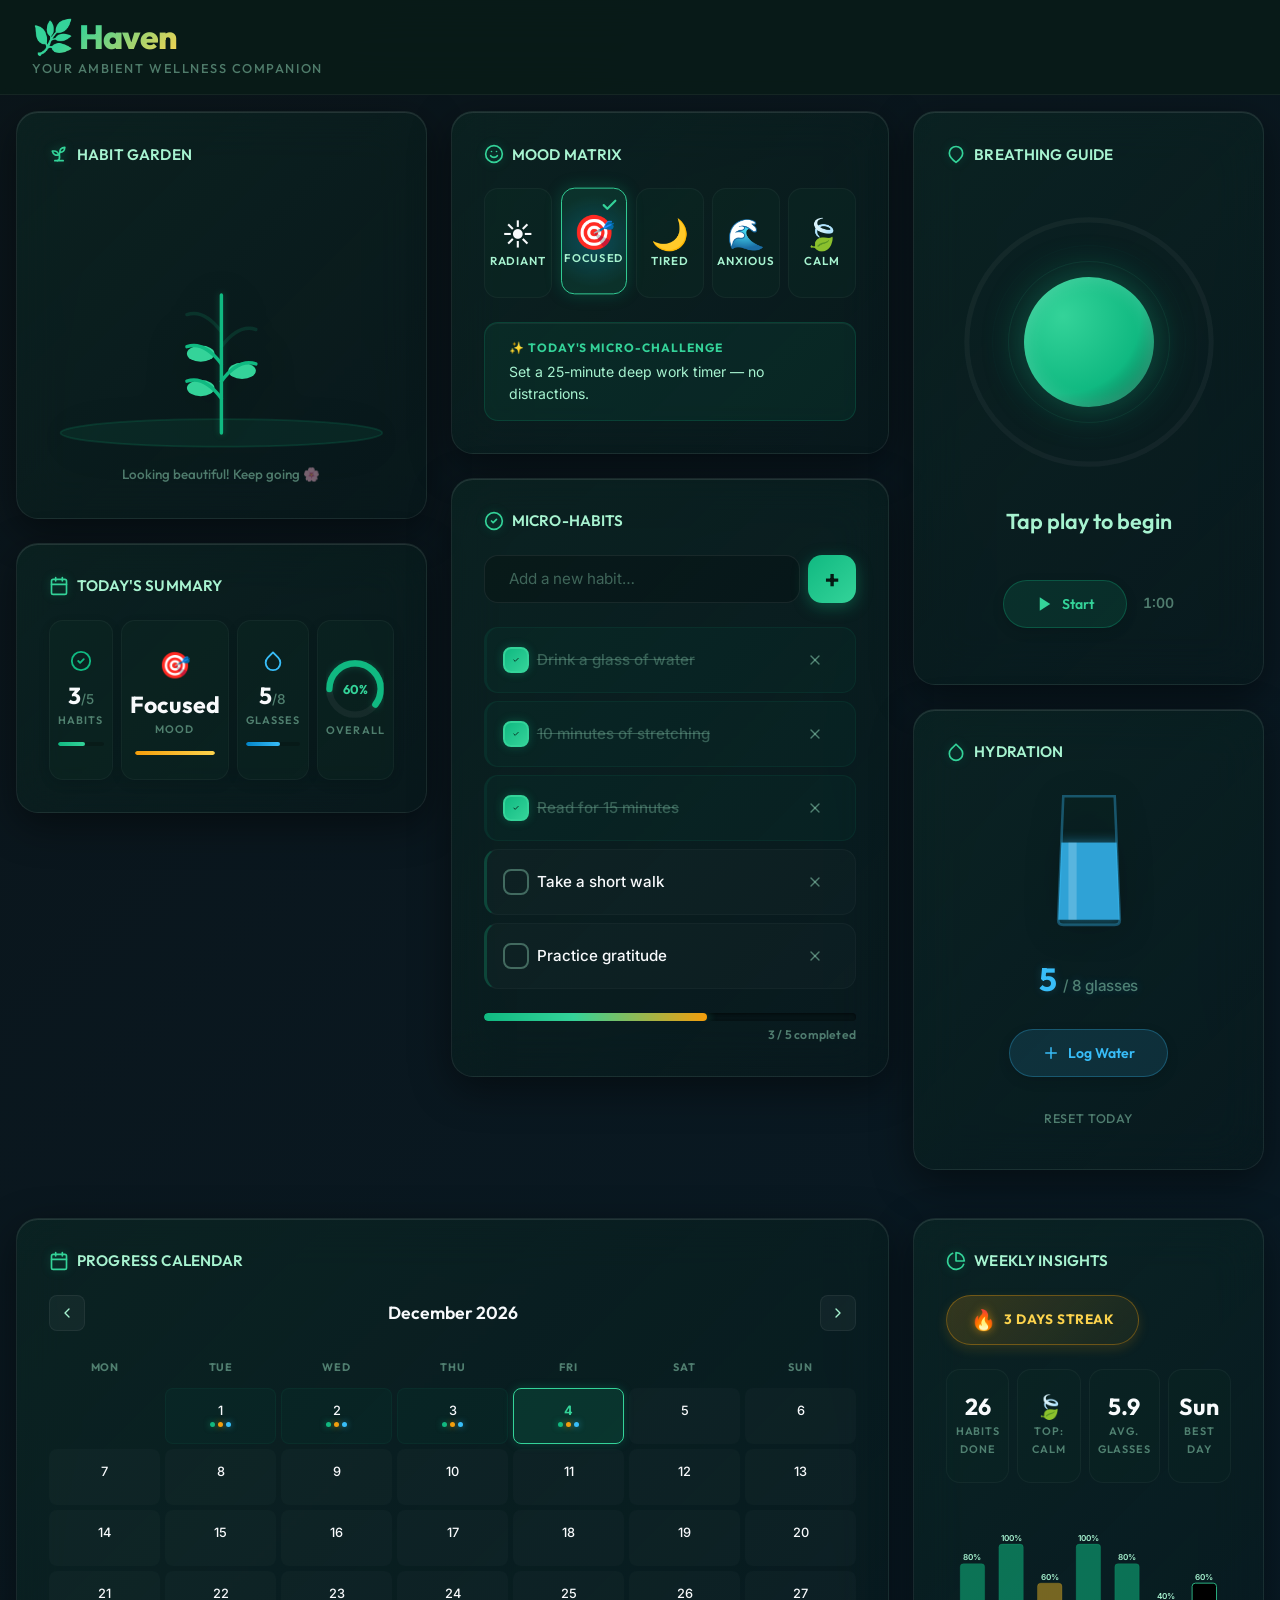
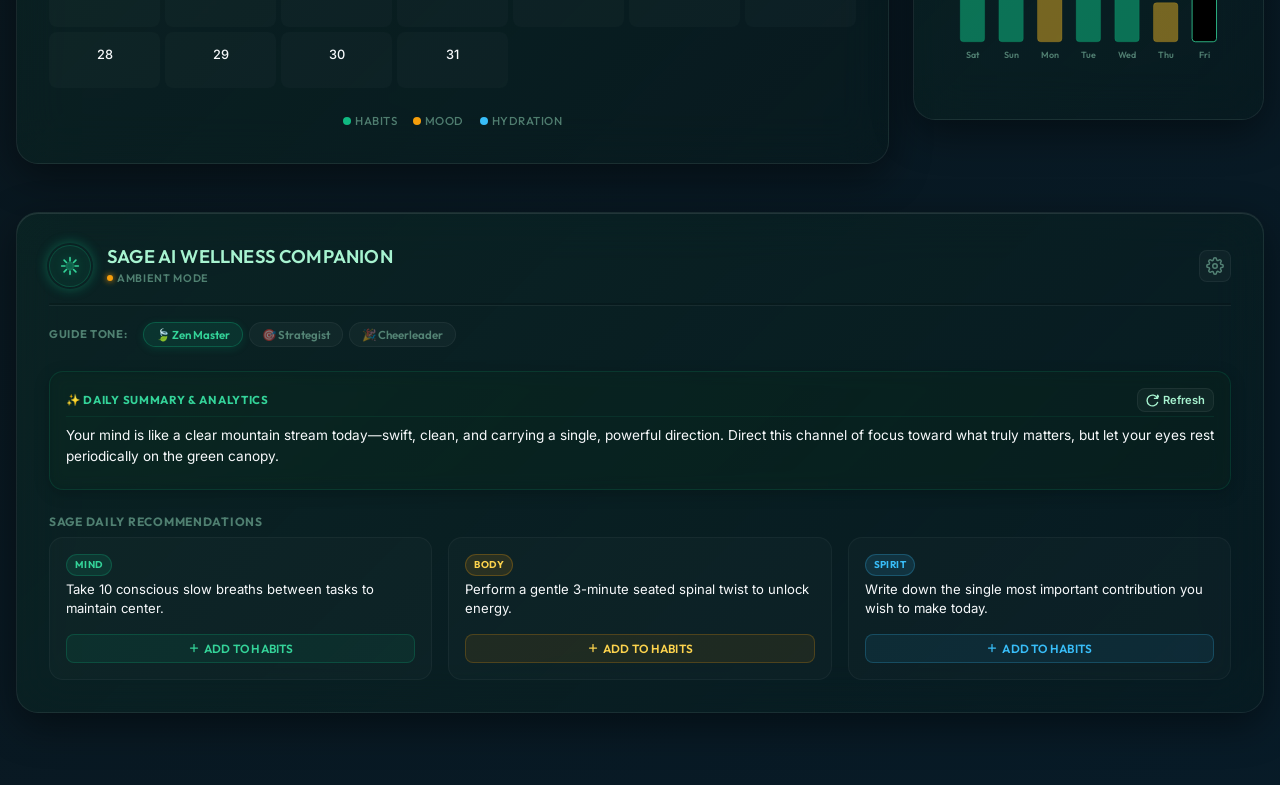
<file: index.html>
<!DOCTYPE html>
<html lang="en">
<head>
  <meta charset="UTF-8" />
  <meta name="viewport" content="width=device-width, initial-scale=1.0" />
  <meta name="description" content="Haven — Ambient Habit Tracker & Wellness Companion. Track habits, log moods, practice breathing, and grow your digital garden." />
  <meta name="theme-color" content="#0b1a16" />
  <title>Haven — Habit Tracker &amp; Wellness Companion</title>

  <!-- Google Fonts -->
  <link rel="preconnect" href="https://fonts.googleapis.com" />
  <link rel="preconnect" href="https://fonts.gstatic.com" crossorigin />
  <link href="https://fonts.googleapis.com/css2?family=Inter:wght@400;500;600;700&family=Outfit:wght@400;500;600;700&display=swap" rel="stylesheet" />

  <!-- Stylesheet -->
  <link rel="stylesheet" href="index.css" />
</head>
<body>

  <!-- ===== HEADER ===== -->
  <header class="app-header" id="app-header">
    <div class="header-container">
      <div class="header-brand">
        <h1>🌿 Haven</h1>
        <p class="subtitle">Your ambient wellness companion</p>
      </div>

      <!-- ===== DESKTOP NAV (hidden on mobile) ===== -->
      <nav class="desktop-nav" id="desktop-nav" aria-label="Main navigation">
        <button class="tab-btn active" data-tab="habits" id="desktop-tab-habits">
          <svg xmlns="http://www.w3.org/2000/svg" viewBox="0 0 24 24" fill="none" stroke="currentColor" stroke-width="2" stroke-linecap="round" stroke-linejoin="round"><path d="M12 22c5.523 0 10-4.477 10-10S17.523 2 12 2 2 6.477 2 12s4.477 10 10 10z"/><path d="m9 12 2 2 4-4"/></svg>
          <span>Home</span>
        </button>
        <button class="tab-btn" data-tab="mood" id="desktop-tab-mood">
          <svg xmlns="http://www.w3.org/2000/svg" viewBox="0 0 24 24" fill="none" stroke="currentColor" stroke-width="2" stroke-linecap="round" stroke-linejoin="round"><circle cx="12" cy="12" r="10"/><path d="M8 14s1.5 2 4 2 4-2 4-2"/><line x1="9" y1="9" x2="9.01" y2="9"/><line x1="15" y1="9" x2="15.01" y2="9"/></svg>
          <span>Daily</span>
        </button>
        <button class="tab-btn" data-tab="breathe" id="desktop-tab-breathe">
          <svg xmlns="http://www.w3.org/2000/svg" viewBox="0 0 24 24" fill="none" stroke="currentColor" stroke-width="2" stroke-linecap="round" stroke-linejoin="round"><path d="M12 22c-4-3-8-6-8-11a8 8 0 0 1 16 0c0 5-4 8-8 11z"/></svg>
          <span>Breathe</span>
        </button>
        <button class="tab-btn" data-tab="insights" id="desktop-tab-insights">
          <svg xmlns="http://www.w3.org/2000/svg" viewBox="0 0 24 24" fill="none" stroke="currentColor" stroke-width="2" stroke-linecap="round" stroke-linejoin="round"><path d="M21.21 15.89A10 10 0 1 1 8 2.83"/><path d="M22 12A10 10 0 0 0 12 2v10z"/></svg>
          <span>Insights</span>
        </button>
      </nav>
    </div>
  </header>

  <!-- ===== MAIN CONTENT ===== -->
  <main class="app-main" id="app-main">
    <div class="sections-wrapper" id="sections-wrapper">

      <!-- ===== SECTION 1: HABITS & GARDEN (now first!) ===== -->
      <section class="section-panel active" id="section-habits" aria-label="Habit tracker and garden">
        <!-- Garden Card (now on top) -->
        <div class="card stagger-1" id="card-garden">
          <h2 class="card-title">
            <svg xmlns="http://www.w3.org/2000/svg" viewBox="0 0 24 24" fill="none" stroke="currentColor" stroke-width="2" stroke-linecap="round" stroke-linejoin="round"><path d="M7 20h10"/><path d="M10 20c5.5-2.5.8-6.4 3-10"/><path d="M9.5 9.4c1.1.8 1.8 2.2 2.3 3.7-2 .4-3.5.4-4.8-.3-1.2-.6-2.3-1.9-3-4.2 2.8-.5 4.4 0 5.5.8z"/><path d="M14.1 6a7 7 0 0 0-1.1 4c1.9-.1 3.3-.6 4.3-1.4 1-1 1.6-2.3 1.7-4.6-2.7.1-4 1-4.9 2z"/></svg>
            Habit Garden
          </h2>
          <div class="garden-container" id="garden-container">
            <svg class="garden-svg" id="garden-svg" viewBox="0 0 300 220" xmlns="http://www.w3.org/2000/svg">
              <ellipse class="garden-ground" cx="150" cy="210" rx="140" ry="12" />
              <path class="garden-stem" id="garden-stem" d="M150 210 Q150 160 150 120" />
              <g id="garden-leaves"></g>
              <g id="garden-flowers"></g>
            </svg>
            <p class="garden-label" id="garden-label">Complete habits to grow your garden 🌱</p>
          </div>
        </div>

        <!-- Daily Stats Card -->
        <div class="card stagger-2" id="card-daily-stats">
          <h2 class="card-title">
            <svg xmlns="http://www.w3.org/2000/svg" viewBox="0 0 24 24" fill="none" stroke="currentColor" stroke-width="2" stroke-linecap="round" stroke-linejoin="round"><rect x="3" y="4" width="18" height="18" rx="2" ry="2"/><line x1="16" y1="2" x2="16" y2="6"/><line x1="8" y1="2" x2="8" y2="6"/><line x1="3" y1="10" x2="21" y2="10"/></svg>
            Today's Summary
          </h2>
          <div class="daily-stats" id="daily-stats"></div>
        </div>


      </section>

      <!-- ===== SECTION 2: MOOD ===== -->
      <section class="section-panel" id="section-mood" aria-label="Mood tracker">
        <div class="card stagger-1" id="card-mood">
          <h2 class="card-title">
            <svg xmlns="http://www.w3.org/2000/svg" viewBox="0 0 24 24" fill="none" stroke="currentColor" stroke-width="2" stroke-linecap="round" stroke-linejoin="round"><circle cx="12" cy="12" r="10"/><path d="M8 14s1.5 2 4 2 4-2 4-2"/><line x1="9" y1="9" x2="9.01" y2="9"/><line x1="15" y1="9" x2="15.01" y2="9"/></svg>
            Mood Matrix
          </h2>
          <div class="mood-grid" id="mood-grid">
            <button class="mood-block" data-mood="radiant" id="mood-radiant">
              <span class="mood-emoji">☀️</span>
              <span class="mood-label">Radiant</span>
              <svg class="mood-check" xmlns="http://www.w3.org/2000/svg" viewBox="0 0 24 24" fill="none" stroke="var(--accent-emerald-light)" stroke-width="3" stroke-linecap="round" stroke-linejoin="round"><polyline points="20 6 9 17 4 12"/></svg>
            </button>
            <button class="mood-block" data-mood="focused" id="mood-focused">
              <span class="mood-emoji">🎯</span>
              <span class="mood-label">Focused</span>
              <svg class="mood-check" xmlns="http://www.w3.org/2000/svg" viewBox="0 0 24 24" fill="none" stroke="var(--accent-emerald-light)" stroke-width="3" stroke-linecap="round" stroke-linejoin="round"><polyline points="20 6 9 17 4 12"/></svg>
            </button>
            <button class="mood-block" data-mood="tired" id="mood-tired">
              <span class="mood-emoji">🌙</span>
              <span class="mood-label">Tired</span>
              <svg class="mood-check" xmlns="http://www.w3.org/2000/svg" viewBox="0 0 24 24" fill="none" stroke="var(--accent-emerald-light)" stroke-width="3" stroke-linecap="round" stroke-linejoin="round"><polyline points="20 6 9 17 4 12"/></svg>
            </button>
            <button class="mood-block" data-mood="anxious" id="mood-anxious">
              <span class="mood-emoji">🌊</span>
              <span class="mood-label">Anxious</span>
              <svg class="mood-check" xmlns="http://www.w3.org/2000/svg" viewBox="0 0 24 24" fill="none" stroke="var(--accent-emerald-light)" stroke-width="3" stroke-linecap="round" stroke-linejoin="round"><polyline points="20 6 9 17 4 12"/></svg>
            </button>
            <button class="mood-block" data-mood="calm" id="mood-calm">
              <span class="mood-emoji">🍃</span>
              <span class="mood-label">Calm</span>
              <svg class="mood-check" xmlns="http://www.w3.org/2000/svg" viewBox="0 0 24 24" fill="none" stroke="var(--accent-emerald-light)" stroke-width="3" stroke-linecap="round" stroke-linejoin="round"><polyline points="20 6 9 17 4 12"/></svg>
            </button>
          </div>
          <div id="mood-challenge-container"></div>
        </div>

        <!-- Habit List Card (moved from Home) -->
        <div class="card stagger-2" id="card-habits">
          <h2 class="card-title">
            <svg xmlns="http://www.w3.org/2000/svg" viewBox="0 0 24 24" fill="none" stroke="currentColor" stroke-width="2" stroke-linecap="round" stroke-linejoin="round"><path d="M12 22c5.523 0 10-4.477 10-10S17.523 2 12 2 2 6.477 2 12s4.477 10 10 10z"/><path d="m9 12 2 2 4-4"/></svg>
            Micro-Habits
          </h2>
          <div class="habit-input-row">
            <input type="text" class="habit-input" id="habit-input" placeholder="Add a new habit…" maxlength="60" autocomplete="off" />
            <button class="btn-add-habit" id="btn-add-habit" aria-label="Add habit">+</button>
          </div>
          <ul class="habit-list" id="habit-list"></ul>
          <div class="habit-progress" id="habit-progress">
            <div class="habit-progress-bar">
              <div class="habit-progress-fill" id="habit-progress-fill" style="width: 0%"></div>
            </div>
            <p class="habit-progress-text" id="habit-progress-text">0 / 0 completed</p>
          </div>
        </div>
      </section>

      <!-- ===== SECTION 3: BREATHE & HYDRATION ===== -->
      <section class="section-panel" id="section-breathe" aria-label="Breathing exercise and hydration">
        <!-- Breathing Guide Card -->
        <div class="card stagger-1" id="card-breathing">
          <h2 class="card-title">
            <svg xmlns="http://www.w3.org/2000/svg" viewBox="0 0 24 24" fill="none" stroke="currentColor" stroke-width="2" stroke-linecap="round" stroke-linejoin="round"><path d="M12 22c-4-3-8-6-8-11a8 8 0 0 1 16 0c0 5-4 8-8 11z"/></svg>
            Breathing Guide
          </h2>
          <div class="breathing-container" id="breathing-container">
            <div class="breathing-visual">
              <svg class="breathing-ring" viewBox="0 0 200 200">
                <circle class="breathing-ring-bg" cx="100" cy="100" r="94" />
                <circle class="breathing-ring-progress" id="breathing-ring-progress" cx="100" cy="100" r="94"
                  stroke-dasharray="590.62"
                  stroke-dashoffset="590.62" />
              </svg>
              <div class="breathing-circle" id="breathing-circle"></div>
            </div>
            <p class="breathing-label" id="breathing-label">Tap play to begin</p>
            <div class="breathing-controls">
              <button class="btn-breathe" id="btn-breathe" aria-label="Start breathing exercise">
                <svg xmlns="http://www.w3.org/2000/svg" viewBox="0 0 24 24" fill="currentColor" stroke="none" width="18" height="18"><polygon points="5 3 19 12 5 21 5 3"/></svg>
                Start
              </button>
              <span class="breathing-timer" id="breathing-timer">1:00</span>
            </div>
          </div>
        </div>

        <!-- Hydration Tracker Card -->
        <div class="card stagger-2" id="card-hydration">
          <h2 class="card-title">
            <svg xmlns="http://www.w3.org/2000/svg" viewBox="0 0 24 24" fill="none" stroke="currentColor" stroke-width="2" stroke-linecap="round" stroke-linejoin="round"><path d="M12 2.69l5.66 5.66a8 8 0 1 1-11.31 0z"/></svg>
            Hydration
          </h2>
          <div class="hydration-container" id="hydration-container">
            <svg class="hydration-glass" viewBox="0 0 80 140" xmlns="http://www.w3.org/2000/svg">
              <path class="hydration-glass-outline" d="M15 10 L10 130 Q10 135 15 135 L65 135 Q70 135 70 130 L65 10 Z" />
              <clipPath id="glass-clip">
                <path d="M15 10 L10 130 Q10 135 15 135 L65 135 Q70 135 70 130 L65 10 Z" />
              </clipPath>
              <rect class="hydration-liquid" id="hydration-liquid" x="8" y="130" width="64" height="0" clip-path="url(#glass-clip)" />
              <rect class="hydration-liquid-shine" x="20" y="130" width="8" height="0" clip-path="url(#glass-clip)" id="hydration-shine" />
            </svg>
            <p class="hydration-count" id="hydration-count">0 <span>/ 8 glasses</span></p>
            <button class="btn-hydrate" id="btn-hydrate" aria-label="Log a glass of water">
              <svg xmlns="http://www.w3.org/2000/svg" viewBox="0 0 24 24" fill="none" stroke="currentColor" stroke-width="2" stroke-linecap="round" stroke-linejoin="round" width="18" height="18"><line x1="12" y1="5" x2="12" y2="19"/><line x1="5" y1="12" x2="19" y2="12"/></svg>
              Log Water
            </button>
            <button class="hydration-reset" id="hydration-reset">Reset today</button>
          </div>
        </div>
      </section>

      <!-- ===== SECTION 4: INSIGHTS (Calendar + Weekly + Daily Stats) ===== -->
      <section class="section-panel" id="section-insights" aria-label="Wellness insights and analytics">
        <!-- Calendar Card -->
        <div class="card stagger-1" id="card-calendar">
          <h2 class="card-title">
            <svg xmlns="http://www.w3.org/2000/svg" viewBox="0 0 24 24" fill="none" stroke="currentColor" stroke-width="2" stroke-linecap="round" stroke-linejoin="round"><rect x="3" y="4" width="18" height="18" rx="2" ry="2"/><line x1="16" y1="2" x2="16" y2="6"/><line x1="8" y1="2" x2="8" y2="6"/><line x1="3" y1="10" x2="21" y2="10"/></svg>
            Progress Calendar
          </h2>
          <div class="calendar-nav" id="calendar-nav">
            <button class="calendar-nav-btn" id="cal-prev" aria-label="Previous month">
              <svg xmlns="http://www.w3.org/2000/svg" viewBox="0 0 24 24" fill="none" stroke="currentColor" stroke-width="2" stroke-linecap="round" stroke-linejoin="round" width="18" height="18"><polyline points="15 18 9 12 15 6"/></svg>
            </button>
            <span class="calendar-month-label" id="calendar-month-label"></span>
            <button class="calendar-nav-btn" id="cal-next" aria-label="Next month">
              <svg xmlns="http://www.w3.org/2000/svg" viewBox="0 0 24 24" fill="none" stroke="currentColor" stroke-width="2" stroke-linecap="round" stroke-linejoin="round" width="18" height="18"><polyline points="9 18 15 12 9 6"/></svg>
            </button>
          </div>
          <div class="calendar-weekdays" id="calendar-weekdays">
            <span>Mon</span><span>Tue</span><span>Wed</span><span>Thu</span><span>Fri</span><span>Sat</span><span>Sun</span>
          </div>
          <div class="calendar-grid" id="calendar-grid"></div>
          <div class="calendar-legend">
            <span class="legend-item"><span class="legend-dot legend-dot--habit"></span> Habits</span>
            <span class="legend-item"><span class="legend-dot legend-dot--mood"></span> Mood</span>
            <span class="legend-item"><span class="legend-dot legend-dot--hydration"></span> Hydration</span>
          </div>
          <!-- Day detail popover -->
          <div class="calendar-day-detail" id="calendar-day-detail"></div>
        </div>

        <!-- Weekly Insights Card -->
        <div class="card stagger-2" id="card-weekly">
          <h2 class="card-title">
            <svg xmlns="http://www.w3.org/2000/svg" viewBox="0 0 24 24" fill="none" stroke="currentColor" stroke-width="2" stroke-linecap="round" stroke-linejoin="round"><path d="M21.21 15.89A10 10 0 1 1 8 2.83"/><path d="M22 12A10 10 0 0 0 12 2v10z"/></svg>
            Weekly Insights
          </h2>
          <div id="streak-container"></div>
          <div id="weekly-summary"></div>
          <div class="chart-container" id="chart-container">
            <svg id="chart-svg" width="100%" height="100%" viewBox="0 0 350 160" preserveAspectRatio="xMidYMid meet"></svg>
          </div>
        </div>

        <!-- Sage AI Wellness Companion Card -->
        <div class="card stagger-3" id="card-ai-insights">
          <div class="ai-header">
            <div class="ai-header-main">
              <div class="ai-avatar-wrapper">
                <svg class="ai-avatar-svg" viewBox="0 0 24 24" fill="none" stroke="var(--accent-emerald-light)" stroke-width="2" stroke-linecap="round" stroke-linejoin="round">
                  <path d="M12 2v4M12 18v4M4.93 4.93l2.83 2.83M16.24 16.24l2.83 2.83M2 12h4M18 12h4M4.93 19.07l2.83-2.83M16.24 7.76l2.83-2.83"/>
                  <circle cx="12" cy="12" r="4" fill="var(--accent-emerald)" opacity="0.3"/>
                </svg>
                <div class="ai-avatar-glow"></div>
              </div>
              <div class="ai-brand-group">
                <h2 class="card-title ai-title">Sage AI Wellness Companion</h2>
                <div class="ai-status-row">
                  <span class="ai-status-dot" id="ai-status-dot"></span>
                  <span class="ai-status-text" id="ai-status-text">Ambient Mode</span>
                </div>
              </div>
            </div>
            
            <button class="ai-settings-toggle" id="ai-settings-toggle" aria-label="Toggle API Key Settings">
              <svg xmlns="http://www.w3.org/2000/svg" viewBox="0 0 24 24" fill="none" stroke="currentColor" stroke-width="2" stroke-linecap="round" stroke-linejoin="round" width="18" height="18"><circle cx="12" cy="12" r="3"/><path d="M19.4 15a1.65 1.65 0 0 0 .33 1.82l.06.06a2 2 0 1 1-2.83 2.83l-.06-.06a1.65 1.65 0 0 0-1.82-.33 1.65 1.65 0 0 0-1 1.51V21a2 2 0 0 1-4 0v-.09A1.65 1.65 0 0 0 9 19.4a1.65 1.65 0 0 0-1.82.33l-.06.06a2 2 0 1 1-2.83-2.83l.06-.06a1.65 1.65 0 0 0 .33-1.82 1.65 1.65 0 0 0-1.51-1H3a2 2 0 0 1 0-4h.09A1.65 1.65 0 0 0 4.6 9a1.65 1.65 0 0 0-.33-1.82l-.06-.06a2 2 0 1 1 2.83-2.83l.06.06a1.65 1.65 0 0 0 1.82.33H9a1.65 1.65 0 0 0 1-1.51V3a2 2 0 0 1 4 0v.09a1.65 1.65 0 0 0 1 1.51 1.65 1.65 0 0 0 1.82-.33l.06-.06a2 2 0 1 1 2.83 2.83l-.06.06a1.65 1.65 0 0 0-.33 1.82V9a1.65 1.65 0 0 0 1.51 1H21a2 2 0 0 1 0 4h-.09a1.65 1.65 0 0 0-1.5 1z"/></svg>
            </button>
          </div>

          <!-- API Settings Drawer (hidden by default) -->
          <div class="ai-settings-drawer" id="ai-settings-drawer">
            <p class="settings-desc">Enter your Google Gemini API Key below to activate live, personalized cognitive coaching powered by <strong>gemini-2.5-flash</strong>.</p>
            <div class="settings-input-row">
              <input type="password" id="gemini-api-key-input" class="settings-input" placeholder="Paste Gemini API Key..." />
              <button class="settings-save-btn" id="btn-save-api-key">Save Key</button>
            </div>
            <p class="settings-status-note" id="settings-status-note"></p>
          </div>

          <!-- Wellness Summary Dashboard -->
          <div class="ai-body">
            <!-- Tone selector chips -->
            <div class="ai-tone-selector">
              <span class="tone-label">Guide Tone:</span>
              <div class="tone-chips">
                <button class="tone-chip active" data-tone="zen">🍃 Zen Master</button>
                <button class="tone-chip" data-tone="strategist">🎯 Strategist</button>
                <button class="tone-chip" data-tone="cheerleader">🎉 Cheerleader</button>
              </div>
            </div>

            <!-- Report Card content -->
            <div class="ai-report-container">
              <div class="ai-report-bubble">
                <div class="ai-report-header">
                  <span class="report-meta-title">✨ Daily Summary &amp; Analytics</span>
                  <button class="btn-refresh-report" id="btn-refresh-report" aria-label="Refresh report">
                    <svg xmlns="http://www.w3.org/2000/svg" viewBox="0 0 24 24" fill="none" stroke="currentColor" stroke-width="2.5" stroke-linecap="round" stroke-linejoin="round" width="13" height="13"><path d="M21.5 2v6h-6M21.34 15.57a10 10 0 1 1-.57-8.38l5.67-5.67"/></svg>
                    Refresh
                  </button>
                </div>
                <div class="ai-report-text-wrapper">
                  <p class="ai-report-text" id="ai-report-text">Click Refresh to generate your ambient wellness summary.</p>
                </div>
              </div>
            </div>

            <!-- Recommendations Section -->
            <div class="ai-recommendations-section">
              <h3 class="recommendations-title">Sage Daily Recommendations</h3>
              <div class="ai-recommendations-grid" id="ai-recommendations-grid">
                <!-- Will be dynamically populated -->
                <div class="ai-recommendation-placeholder">Complete today's logs or add your API Key to populate.</div>
              </div>
            </div>

          </div>
        </div>
      </section>

    </div><!-- /.sections-wrapper -->
  </main>

  <!-- ===== BOTTOM TAB BAR (mobile/tablet) ===== -->
  <nav class="tab-bar" id="tab-bar" aria-label="Section navigation">
    <button class="tab-btn active" data-tab="habits" id="tab-habits" aria-label="Habits section">
      <svg xmlns="http://www.w3.org/2000/svg" viewBox="0 0 24 24" fill="none" stroke="currentColor" stroke-width="2" stroke-linecap="round" stroke-linejoin="round"><path d="M12 22c5.523 0 10-4.477 10-10S17.523 2 12 2 2 6.477 2 12s4.477 10 10 10z"/><path d="m9 12 2 2 4-4"/></svg>
      <span>Home</span>
    </button>
    <button class="tab-btn" data-tab="mood" id="tab-mood" aria-label="Mood section">
      <svg xmlns="http://www.w3.org/2000/svg" viewBox="0 0 24 24" fill="none" stroke="currentColor" stroke-width="2" stroke-linecap="round" stroke-linejoin="round"><circle cx="12" cy="12" r="10"/><path d="M8 14s1.5 2 4 2 4-2 4-2"/><line x1="9" y1="9" x2="9.01" y2="9"/><line x1="15" y1="9" x2="15.01" y2="9"/></svg>
      <span>Daily</span>
    </button>
    <button class="tab-btn" data-tab="breathe" id="tab-breathe" aria-label="Breathing section">
      <svg xmlns="http://www.w3.org/2000/svg" viewBox="0 0 24 24" fill="none" stroke="currentColor" stroke-width="2" stroke-linecap="round" stroke-linejoin="round"><path d="M12 22c-4-3-8-6-8-11a8 8 0 0 1 16 0c0 5-4 8-8 11z"/></svg>
      <span>Breathe</span>
    </button>
    <button class="tab-btn" data-tab="insights" id="tab-insights" aria-label="Insights section">
      <svg xmlns="http://www.w3.org/2000/svg" viewBox="0 0 24 24" fill="none" stroke="currentColor" stroke-width="2" stroke-linecap="round" stroke-linejoin="round"><path d="M21.21 15.89A10 10 0 1 1 8 2.83"/><path d="M22 12A10 10 0 0 0 12 2v10z"/></svg>
      <span>Insights</span>
    </button>
  </nav>

  <!-- ===== PARTICLE CONTAINER ===== -->
  <div class="particle-container" id="particle-container"></div>

  <!-- ===== APP SCRIPT ===== -->
  <script src="app.js"></script>
</body>
</html>
</file>
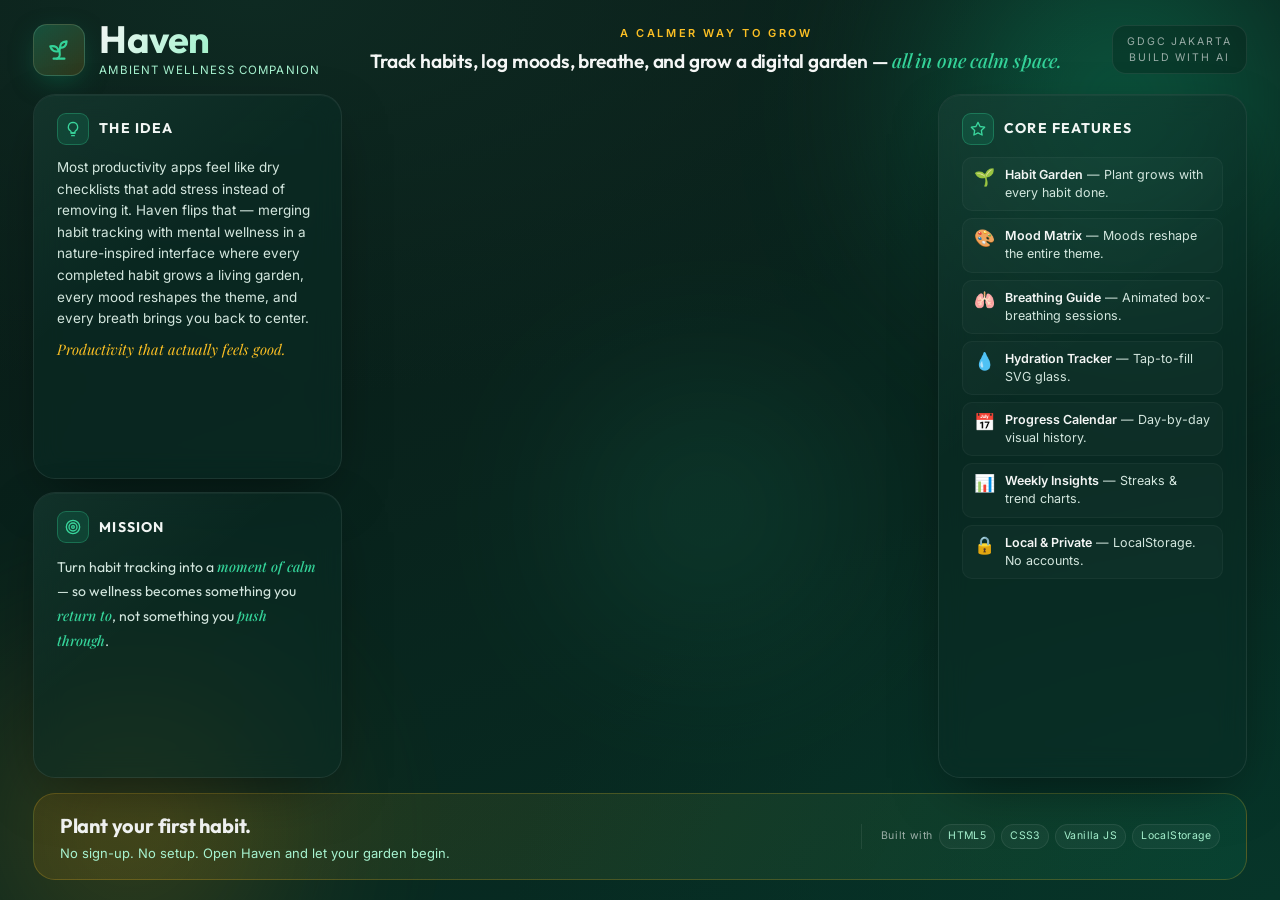
<file: deck.html>
<!DOCTYPE html>
<html lang="en">
<head>
  <meta charset="UTF-8" />
  <meta name="viewport" content="width=device-width, initial-scale=1.0" />
  <title>Haven — One-Slide Deck</title>
  <link rel="preconnect" href="https://fonts.googleapis.com" />
  <link rel="preconnect" href="https://fonts.gstatic.com" crossorigin />
  <link href="https://fonts.googleapis.com/css2?family=Inter:wght@400;500;600;700&family=Outfit:wght@400;500;600;700;800&family=Playfair+Display:ital,wght@0,500;0,700;1,500&display=swap" rel="stylesheet" />
  <link rel="stylesheet" href="deck.css" />
</head>
<body>

  <main class="deck-slide" aria-label="Haven one-slide deck">

    <!-- Ambient background orbs -->
    <div class="bg-orb bg-orb--1" aria-hidden="true"></div>
    <div class="bg-orb bg-orb--2" aria-hidden="true"></div>
    <div class="bg-orb bg-orb--3" aria-hidden="true"></div>

    <!-- ===== HEADER ===== -->
    <header class="deck-header">
      <div class="brand">
        <span class="brand-mark" aria-hidden="true">
          <svg viewBox="0 0 24 24" fill="none" stroke="currentColor" stroke-width="2" stroke-linecap="round" stroke-linejoin="round">
            <path d="M7 20h10"/>
            <path d="M10 20c5.5-2.5.8-6.4 3-10"/>
            <path d="M9.5 9.4c1.1.8 1.8 2.2 2.3 3.7-2 .4-3.5.4-4.8-.3-1.2-.6-2.3-1.9-3-4.2 2.8-.5 4.4 0 5.5.8z"/>
            <path d="M14.1 6a7 7 0 0 0-1.1 4c1.9-.1 3.3-.6 4.3-1.4 1-1 1.6-2.3 1.7-4.6-2.7.1-4 1-4.9 2z"/>
          </svg>
        </span>
        <div class="brand-text">
          <h1 class="brand-name">Haven</h1>
          <span class="brand-meta">Ambient wellness companion</span>
        </div>
      </div>
      <div class="hero-tagline-wrap">
        <p class="hero-eyebrow">A calmer way to grow</p>
        <h2 class="hero-tagline">
          Track habits, log moods, breathe, and grow a digital garden —
          <em>all in one calm space.</em>
        </h2>
      </div>
      <div class="deck-tag">GDGC Jakarta<br/>Build with AI</div>
    </header>

    <!-- ===== MAIN STAGE ===== -->
    <div class="stage">

      <!-- LEFT COLUMN -->
      <aside class="stage-col stage-col--left">
        <article class="panel panel--idea">
          <div class="panel-head">
            <span class="panel-icon" aria-hidden="true">
              <svg viewBox="0 0 24 24" fill="none" stroke="currentColor" stroke-width="2" stroke-linecap="round" stroke-linejoin="round">
                <path d="M9 18h6"/><path d="M10 22h4"/>
                <path d="M12 2a7 7 0 0 0-4 12.7c.8.6 1.3 1.5 1.3 2.5V18h5.4v-.8c0-1 .5-1.9 1.3-2.5A7 7 0 0 0 12 2z"/>
              </svg>
            </span>
            <h3>The Idea</h3>
          </div>
          <p>
            Most productivity apps feel like dry checklists that add stress instead of removing it.
            Haven flips that — merging habit tracking with mental wellness in a nature-inspired
            interface where every completed habit grows a living garden, every mood reshapes
            the theme, and every breath brings you back to center.
          </p>
          <p class="panel-accent">Productivity that actually feels good.</p>
        </article>

        <article class="panel panel--mission">
          <div class="panel-head">
            <span class="panel-icon" aria-hidden="true">
              <svg viewBox="0 0 24 24" fill="none" stroke="currentColor" stroke-width="2" stroke-linecap="round" stroke-linejoin="round">
                <circle cx="12" cy="12" r="10"/>
                <circle cx="12" cy="12" r="6"/>
                <circle cx="12" cy="12" r="2"/>
              </svg>
            </span>
            <h3>Mission</h3>
          </div>
          <p class="mission-text">
            Turn habit tracking into a <em>moment of calm</em> — so wellness becomes
            something you <em>return to</em>, not something you <em>push through</em>.
          </p>
        </article>
      </aside>

      <!-- CENTER — HERO MARK -->
      <section class="stage-center">
        <!-- <div class="hero-mark" aria-hidden="true">
          <div class="hero-mark-glow"></div>
          <svg class="hero-mark-icon" viewBox="0 0 24 24" fill="none" stroke="currentColor" stroke-width="1.6" stroke-linecap="round" stroke-linejoin="round">
            <path d="M7 20h10"/>
            <path d="M10 20c5.5-2.5.8-6.4 3-10"/>
            <path d="M9.5 9.4c1.1.8 1.8 2.2 2.3 3.7-2 .4-3.5.4-4.8-.3-1.2-.6-2.3-1.9-3-4.2 2.8-.5 4.4 0 5.5.8z"/>
            <path d="M14.1 6a7 7 0 0 0-1.1 4c1.9-.1 3.3-.6 4.3-1.4 1-1 1.6-2.3 1.7-4.6-2.7.1-4 1-4.9 2z"/>
          </svg>
        </div>
        <h2 class="hero-mark-title">Haven</h2>
        <p class="hero-mark-sub">Grow your wellness, one habit at a time.</p> -->
      </section>

      <!-- RIGHT COLUMN -->
      <aside class="stage-col stage-col--right">
        <article class="panel panel--features">
          <div class="panel-head">
            <span class="panel-icon" aria-hidden="true">
              <svg viewBox="0 0 24 24" fill="none" stroke="currentColor" stroke-width="2" stroke-linecap="round" stroke-linejoin="round">
                <polygon points="12 2 15.09 8.26 22 9.27 17 14.14 18.18 21.02 12 17.77 5.82 21.02 7 14.14 2 9.27 8.91 8.26 12 2"/>
              </svg>
            </span>
            <h3>Core Features</h3>
          </div>
          <ul class="feature-list">
            <li><span class="feature-emoji">🌱</span><div><strong>Habit Garden</strong> — Plant grows with every habit done.</div></li>
            <li><span class="feature-emoji">🎨</span><div><strong>Mood Matrix</strong> — Moods reshape the entire theme.</div></li>
            <li><span class="feature-emoji">🫁</span><div><strong>Breathing Guide</strong> — Animated box-breathing sessions.</div></li>
            <li><span class="feature-emoji">💧</span><div><strong>Hydration Tracker</strong> — Tap-to-fill SVG glass.</div></li>
            <li><span class="feature-emoji">📅</span><div><strong>Progress Calendar</strong> — Day-by-day visual history.</div></li>
            <li><span class="feature-emoji">📊</span><div><strong>Weekly Insights</strong> — Streaks &amp; trend charts.</div></li>
            <li><span class="feature-emoji">🔒</span><div><strong>Local &amp; Private</strong> — LocalStorage. No accounts.</div></li>
          </ul>
        </article>
      </aside>

    </div>

    <!-- ===== CTA FOOTER ===== -->
    <footer class="deck-cta">
      <div class="cta-text">
        <h3>Plant your first habit.</h3>
        <p>No sign-up. No setup. Open Haven and let your garden begin.</p>
      </div>
      <div class="stack-strip">
        <span>Built with</span>
        <code>HTML5</code><code>CSS3</code><code>Vanilla JS</code><code>LocalStorage</code>
      </div>
    </footer>

  </main>

</body>
</html>
</file>
<file: index.css>
/* ============================================================
   HAVEN — Habit Tracker & Ambient Wellness Companion
   Design System & Mobile-First Overhaul
   ============================================================ */

/* ---------- CSS Custom Properties ---------- */
:root {
  /* Background gradient colors */
  --bg-from: #091c17;
  --bg-to: #04261d;
  --bg-extra: #0b372a;

  /* Premium Glassmorphism */
  --card-bg: linear-gradient(135deg, rgba(12, 48, 39, 0.45) 0%, rgba(6, 28, 23, 0.3) 100%);
  --card-border: rgba(255, 255, 255, 0.07);
  --card-border-hover: rgba(52, 211, 153, 0.25);
  --card-blur: 24px;

  /* Text colors */
  --text-primary: #f8fafc;
  --text-secondary: #a7f3d0;
  --text-muted: rgba(167, 243, 208, 0.45);

  /* Curated Harmonious Accents */
  --accent-gold: #f59e0b;
  --accent-gold-light: #fcd34d;
  --accent-emerald: #10b981;
  --accent-emerald-light: #34d399;
  --accent-emerald-glow: rgba(16, 185, 129, 0.3);

  /* Mood colors */
  --mood-radiant: hsl(45, 95%, 58%);
  --mood-focused: hsl(199, 92%, 50%);
  --mood-tired: hsl(265, 65%, 62%);
  --mood-anxious: hsl(0, 80%, 58%);
  --mood-calm: hsl(160, 65%, 43%);

  /* Calendar dot colors */
  --cal-habit: #10b981;
  --cal-mood: #f59e0b;
  --cal-hydration: #38bdf8;

  /* Spacing */
  --space-xs: 4px;
  --space-sm: 8px;
  --space-md: 16px;
  --space-lg: 24px;
  --space-xl: 32px;
  --space-2xl: 48px;

  /* Radii */
  --radius-sm: 8px;
  --radius-md: 14px;
  --radius-lg: 22px;
  --radius-full: 9999px;

  /* Shadows & Glows */
  --shadow-card: 0 12px 40px rgba(0, 0, 0, 0.45);
  --shadow-glow: 0 0 24px rgba(16, 185, 129, 0.2);

  /* Floating navigation pill bar */
  --tab-height: 64px;

  /* Transitions */
  --transition-fast: 0.2s cubic-bezier(0.16, 1, 0.3, 1);
  --transition-smooth: 0.4s cubic-bezier(0.16, 1, 0.3, 1);
  --transition-bounce: 0.5s cubic-bezier(0.34, 1.56, 0.64, 1);
}

/* ---------- Reset & Base ---------- */
*,
*::before,
*::after {
  margin: 0;
  padding: 0;
  box-sizing: border-box;
}

html {
  font-size: 16px;
  -webkit-text-size-adjust: 100%;
  scroll-behavior: smooth;
}

body {
  font-family: 'Inter', system-ui, -apple-system, sans-serif;
  color: var(--text-primary);
  background: linear-gradient(135deg, var(--bg-from), var(--bg-to), var(--bg-extra));
  background-size: 300% 300%;
  animation: organicGradient 25s ease infinite;
  min-height: 100vh;
  min-height: 100dvh;
  line-height: 1.6;
  overflow-x: hidden;
  -webkit-font-smoothing: antialiased;
  -moz-osx-font-smoothing: grayscale;
}

@keyframes organicGradient {
  0% { background-position: 0% 50%; }
  50% { background-position: 100% 50%; }
  100% { background-position: 0% 50%; }
}

h1, h2, h3, h4 {
  font-family: 'Outfit', 'Inter', sans-serif;
  font-weight: 700;
  line-height: 1.25;
  color: var(--text-primary);
  letter-spacing: -0.01em;
}

h1 { font-size: 1.85rem; }
h2 { font-size: 1.4rem; }
h3 { font-size: 1.15rem; }

p {
  color: var(--text-secondary);
  font-size: 0.92rem;
}

a {
  color: var(--accent-emerald-light);
  text-decoration: none;
  transition: color var(--transition-fast);
}
a:hover {
  color: var(--accent-emerald);
}

button {
  font-family: 'Inter', system-ui, sans-serif;
  cursor: pointer;
  border: none;
  outline: none;
  background: none;
  color: inherit;
  font-size: inherit;
  transition: transform var(--transition-fast), filter var(--transition-fast);
}

/* Button Press Feedback */
button:active {
  transform: scale(0.96) !important;
}

input {
  font-family: 'Inter', system-ui, sans-serif;
  font-size: 0.95rem;
  border: none;
  outline: none;
  background: none;
  color: var(--text-primary);
}

/* Custom Emereld Focus Ring */
button:focus-visible,
input:focus-visible {
  outline: 2px solid var(--accent-emerald-light);
  outline-offset: 4px;
}

/* ---------- Custom Scrollbar ---------- */
::-webkit-scrollbar {
  width: 8px;
}
::-webkit-scrollbar-track {
  background: rgba(0, 0, 0, 0.15);
}
::-webkit-scrollbar-thumb {
  background: rgba(52, 211, 153, 0.15);
  border-radius: var(--radius-full);
  border: 2px solid transparent;
  background-clip: padding-box;
}
::-webkit-scrollbar-thumb:hover {
  background: rgba(52, 211, 153, 0.3);
  border: 2px solid transparent;
  background-clip: padding-box;
}

/* ---------- App Shell ---------- */
.app-header {
  text-align: center;
  padding: var(--space-xl) var(--space-md) var(--space-md);
  position: sticky;
  top: 0;
  z-index: 80;
  background: rgba(9, 28, 23, 0.7);
  backdrop-filter: blur(12px);
  -webkit-backdrop-filter: blur(12px);
  border-bottom: 1px solid rgba(255, 255, 255, 0.04);
  transition: padding var(--transition-smooth), background-color var(--transition-smooth), border-color var(--transition-smooth), box-shadow var(--transition-smooth);
}

.header-container {
  display: flex;
  flex-direction: column;
  align-items: center;
  width: 100%;
}

.header-brand {
  display: flex;
  flex-direction: column;
  align-items: center;
}

.app-header h1 {
  font-size: 1.85rem;
  background: linear-gradient(135deg, var(--accent-emerald-light) 30%, var(--accent-gold-light) 100%);
  -webkit-background-clip: text;
  -webkit-text-fill-color: transparent;
  background-clip: text;
  letter-spacing: -0.02em;
  font-weight: 800;
  display: inline-flex;
  align-items: center;
  gap: var(--space-xs);
  transition: font-size var(--transition-smooth);
}

.app-header .subtitle {
  font-size: 0.8rem;
  color: var(--text-muted);
  margin-top: var(--space-xs);
  font-weight: 500;
  letter-spacing: 0.12em;
  text-transform: uppercase;
  font-family: 'Outfit', sans-serif;
  transition: opacity var(--transition-smooth), transform var(--transition-smooth), max-height var(--transition-smooth), margin-top var(--transition-smooth);
  opacity: 1;
  max-height: 24px;
  transform: translateY(0);
  overflow: hidden;
}

/* Dynamic Scroll Size Reduction on Sticky Viewports */
.app-header.scrolled {
  padding: var(--space-sm) var(--space-md);
  background: rgba(6, 20, 16, 0.92);
  border-bottom-color: rgba(16, 185, 129, 0.18);
  box-shadow: 0 8px 32px rgba(0, 0, 0, 0.35);
}

.app-header.scrolled h1 {
  font-size: 1.35rem;
}

.app-header.scrolled .subtitle {
  opacity: 0;
  max-height: 0;
  margin-top: 0;
  transform: translateY(-8px);
}

.app-main {
  padding: var(--space-lg) var(--space-md);
  padding-bottom: calc(var(--tab-height) + var(--space-2xl) + env(safe-area-inset-bottom, 0px));
}

/* ---------- Section Panels & Stagger-in Animations ---------- */
.section-panel {
  display: none;
}

.section-panel.active {
  display: block;
}

/* Entrance Animations */
.section-panel.active .card.stagger-1 {
  animation: fadeSlideUp 0.75s cubic-bezier(0.16, 1, 0.3, 1) forwards;
}

.section-panel.active .card.stagger-2 {
  animation: fadeSlideUp 0.75s cubic-bezier(0.16, 1, 0.3, 1) forwards;
  animation-delay: 0.12s;
}

.card.stagger-1,
.card.stagger-2 {
  opacity: 0;
  animation-fill-mode: forwards;
}

@keyframes fadeSlideUp {
  from {
    opacity: 0;
    transform: translateY(24px);
  }
  to {
    opacity: 1;
    transform: translateY(0);
  }
}

/* ---------- Premium Glassmorphic Card ---------- */
.card {
  position: relative;
  background: var(--card-bg);
  backdrop-filter: blur(var(--card-blur));
  -webkit-backdrop-filter: blur(var(--card-blur));
  border: 1px solid var(--card-border);
  border-radius: var(--radius-lg);
  padding: var(--space-xl);
  box-shadow: var(--shadow-card), inset 0 1px 0px rgba(255, 255, 255, 0.1);
  margin-bottom: var(--space-lg);
  transition: transform var(--transition-smooth), box-shadow var(--transition-smooth), border-color var(--transition-smooth);
  overflow: hidden;
}

/* Premium Card Light Reflection Inset Top Border & Hover Shimmer */
.card::after {
  content: '';
  position: absolute;
  top: 0;
  left: -150%;
  width: 60%;
  height: 100%;
  background: linear-gradient(90deg, transparent, rgba(255, 255, 255, 0.05), transparent);
  transform: skewX(-20deg);
  transition: 0.8s ease;
  pointer-events: none;
  z-index: 2;
}

@media (hover: hover) {
  .card:hover {
    transform: translateY(-4px);
    border-color: var(--card-border-hover);
    box-shadow: var(--shadow-card), var(--shadow-glow), inset 0 1px 0px rgba(255, 255, 255, 0.15);
  }
  
  .card:hover::after {
    left: 150%;
  }
}

.card-title {
  font-size: 1.05rem;
  font-weight: 600;
  margin-bottom: var(--space-lg);
  display: flex;
  align-items: center;
  gap: var(--space-sm);
  color: var(--text-secondary);
  letter-spacing: 0.01em;
  font-family: 'Outfit', sans-serif;
  text-transform: uppercase;
  font-size: 0.95rem;
}

.card-title svg {
  width: 20px;
  height: 20px;
  stroke: var(--accent-emerald-light);
  filter: drop-shadow(0 0 4px var(--accent-emerald-glow));
}

/* ---------- Pill-Style Floating Navigation Bar ---------- */
.tab-bar {
  position: fixed;
  bottom: calc(16px + env(safe-area-inset-bottom, 0px));
  left: 50%;
  transform: translateX(-50%);
  width: calc(100% - 32px);
  max-width: 500px;
  height: var(--tab-height);
  background: rgba(5, 22, 18, 0.8);
  backdrop-filter: blur(24px);
  -webkit-backdrop-filter: blur(24px);
  border: 1px solid rgba(255, 255, 255, 0.08);
  border-radius: var(--radius-full);
  box-shadow: 0 16px 48px rgba(0, 0, 0, 0.65), inset 0 1px 0px rgba(255, 255, 255, 0.12);
  display: flex;
  align-items: center;
  justify-content: space-around;
  padding: 0 var(--space-xs);
  z-index: 100;
}

.tab-btn {
  display: flex;
  flex-direction: column;
  align-items: center;
  justify-content: center;
  gap: 3px;
  min-width: 64px;
  min-height: 48px;
  padding: var(--space-xs) var(--space-md);
  color: var(--text-muted);
  transition: color var(--transition-fast), transform var(--transition-bounce), background-color var(--transition-fast);
  border-radius: var(--radius-full);
  -webkit-tap-highlight-color: transparent;
}

.tab-btn svg {
  width: 20px;
  height: 20px;
  stroke: currentColor;
  stroke-width: 2;
  transition: transform var(--transition-bounce);
}

.tab-btn span {
  font-size: 0.68rem;
  font-weight: 600;
  letter-spacing: 0.08em;
  text-transform: uppercase;
  font-family: 'Outfit', sans-serif;
  opacity: 0.85;
}

/* Active Floating Pill Navigation button */
.tab-btn.active {
  color: var(--accent-emerald-light);
  background: linear-gradient(135deg, rgba(16, 185, 129, 0.18) 0%, rgba(245, 158, 11, 0.06) 100%);
  border: 1px solid rgba(16, 185, 129, 0.25);
  box-shadow: 0 6px 16px rgba(16, 185, 129, 0.15);
  transform: scale(1.03);
}

.tab-btn.active svg {
  transform: translateY(-1px) scale(1.05);
}

@media (hover: hover) {
  .tab-btn:hover {
    color: var(--text-primary);
    transform: translateY(-2px);
  }
}

/* ---------- Mood Matrix Modernization ---------- */
.mood-grid {
  display: grid;
  grid-template-columns: repeat(3, 1fr);
  gap: var(--space-sm);
}

.mood-block {
  position: relative;
  display: flex;
  flex-direction: column;
  align-items: center;
  justify-content: center;
  gap: var(--space-xs);
  min-height: 92px;
  padding: var(--space-md) var(--space-sm);
  border-radius: var(--radius-md);
  background: rgba(12, 48, 39, 0.35);
  border: 1px solid rgba(255, 255, 255, 0.04);
  cursor: pointer;
  transition: all var(--transition-smooth);
  -webkit-tap-highlight-color: transparent;
  overflow: hidden;
}

.mood-block::before {
  content: '';
  position: absolute;
  inset: 0;
  border-radius: inherit;
  opacity: 0;
  transition: opacity var(--transition-smooth);
  z-index: 1;
}

.mood-block[data-mood="radiant"]::before { background: radial-gradient(circle, hsla(45, 93%, 58%, 0.25), transparent 75%); }
.mood-block[data-mood="focused"]::before { background: radial-gradient(circle, hsla(199, 89%, 48%, 0.25), transparent 75%); }
.mood-block[data-mood="tired"]::before { background: radial-gradient(circle, hsla(270, 50%, 55%, 0.25), transparent 75%); }
.mood-block[data-mood="anxious"]::before { background: radial-gradient(circle, hsla(0, 72%, 58%, 0.25), transparent 75%); }
.mood-block[data-mood="calm"]::before { background: radial-gradient(circle, hsla(160, 60%, 45%, 0.25), transparent 75%); }

.mood-emoji {
  font-size: 1.9rem;
  line-height: 1;
  z-index: 2;
  transition: transform var(--transition-bounce);
}

.mood-label {
  font-size: 0.72rem;
  font-weight: 600;
  text-transform: uppercase;
  letter-spacing: 0.08em;
  color: var(--text-secondary);
  font-family: 'Outfit', sans-serif;
  z-index: 2;
}

.mood-check {
  position: absolute;
  top: 8px;
  right: 8px;
  width: 18px;
  height: 18px;
  opacity: 0;
  transform: scale(0);
  transition: all var(--transition-bounce);
  z-index: 3;
}

/* Active mood selection ring & ripple style */
.mood-block.selected {
  border-color: var(--accent-emerald-light);
  background: rgba(16, 185, 129, 0.12);
  box-shadow: 0 0 16px rgba(16, 185, 129, 0.25);
  transform: translateY(-2px) scale(0.97);
}

.mood-block.selected .mood-emoji {
  transform: scale(1.15);
}

.mood-block.selected::before {
  opacity: 1;
}

.mood-block.selected .mood-check {
  opacity: 1;
  transform: scale(1);
}

@media (hover: hover) {
  .mood-block:hover {
    transform: translateY(-3px);
    border-color: rgba(167, 243, 208, 0.25);
    background: rgba(12, 48, 39, 0.55);
  }
  .mood-block:hover::before {
    opacity: 0.75;
  }
  .mood-block:hover .mood-emoji {
    transform: scale(1.1);
  }
}

.mood-challenge {
  margin-top: var(--space-lg);
  padding: var(--space-md) var(--space-lg);
  background: rgba(16, 185, 129, 0.08);
  border: 1px solid rgba(16, 185, 129, 0.18);
  border-radius: var(--radius-md);
  font-size: 0.88rem;
  color: var(--text-secondary);
  line-height: 1.5;
  animation: fadeSlideUp 0.4s ease-out;
  box-shadow: inset 0 1px 0px rgba(255, 255, 255, 0.05);
}

.mood-challenge strong {
  color: var(--accent-emerald-light);
  display: block;
  margin-bottom: var(--space-xs);
  font-size: 0.75rem;
  text-transform: uppercase;
  letter-spacing: 0.08em;
  font-family: 'Outfit', sans-serif;
}

/* ---------- Habit List Modernization ---------- */
.habit-input-row {
  display: flex;
  gap: var(--space-sm);
  margin-bottom: var(--space-lg);
}

.habit-input {
  flex: 1;
  min-height: 48px;
  padding: 0 var(--space-lg);
  background: rgba(0, 0, 0, 0.2);
  border: 1px solid var(--card-border);
  border-radius: var(--radius-md);
  color: var(--text-primary);
  transition: border-color var(--transition-fast), background-color var(--transition-fast), box-shadow var(--transition-fast);
}

.habit-input::placeholder {
  color: rgba(167, 243, 208, 0.35);
}

.habit-input:focus {
  border-color: var(--accent-emerald-light);
  background: rgba(0, 0, 0, 0.3);
  box-shadow: 0 0 12px rgba(16, 185, 129, 0.15);
}

.btn-add-habit {
  min-width: 48px;
  min-height: 48px;
  display: flex;
  align-items: center;
  justify-content: center;
  background: linear-gradient(135deg, var(--accent-emerald) 0%, var(--accent-emerald-light) 100%);
  color: #051a14;
  border-radius: var(--radius-md);
  font-weight: 800;
  font-size: 1.5rem;
  box-shadow: 0 4px 16px rgba(16, 185, 129, 0.35);
  transition: all var(--transition-fast);
}

@media (hover: hover) {
  .btn-add-habit:hover {
    filter: brightness(1.1);
    transform: scale(1.03) translateY(-1px);
    box-shadow: 0 6px 20px rgba(16, 185, 129, 0.55);
  }
}

.habit-list {
  list-style: none;
  display: flex;
  flex-direction: column;
  gap: var(--space-sm);
}

.habit-item {
  display: flex;
  align-items: center;
  gap: var(--space-md);
  padding: var(--space-md) var(--space-lg);
  background: rgba(255, 255, 255, 0.02);
  border: 1px solid rgba(255, 255, 255, 0.03);
  border-left: 3px solid rgba(16, 185, 129, 0.25);
  border-radius: var(--radius-md);
  min-height: 56px;
  transition: all var(--transition-smooth);
  animation: fadeSlideUp 0.3s ease-out;
}

.habit-item.completed {
  border-left-color: var(--accent-emerald);
  background: rgba(16, 185, 129, 0.04);
  border-color: rgba(16, 185, 129, 0.08);
}

.habit-item.completed .habit-name {
  text-decoration: line-through;
  color: var(--text-muted);
  opacity: 0.65;
}

.habit-item:hover {
  transform: translateX(4px);
  background: rgba(255, 255, 255, 0.04);
  border-left-color: var(--accent-emerald-light);
  box-shadow: 0 4px 12px rgba(0, 0, 0, 0.15);
}

/* Checkbox Modernization & Stroke Dash Checkmark Animation */
.habit-checkbox {
  position: relative;
  width: 26px;
  height: 26px;
  min-width: 26px;
  border: 2px solid rgba(167, 243, 208, 0.35);
  border-radius: var(--radius-sm);
  cursor: pointer;
  display: flex;
  align-items: center;
  justify-content: center;
  transition: all var(--transition-bounce);
  -webkit-tap-highlight-color: transparent;
  padding: 8px;
  margin: -8px;
}

.habit-checkbox::after {
  content: '';
  position: absolute;
  inset: -8px;
}

.habit-checkbox svg {
  width: 14px;
  height: 14px;
  stroke: #051a14;
  stroke-dasharray: 24;
  stroke-dashoffset: 24;
  transition: stroke-dashoffset 0.4s ease-in-out, transform var(--transition-bounce);
}

.habit-item.completed .habit-checkbox {
  background: linear-gradient(135deg, var(--accent-emerald) 0%, var(--accent-emerald-light) 100%);
  border-color: var(--accent-emerald-light);
  box-shadow: 0 0 10px var(--accent-emerald-glow);
}

.habit-item.completed .habit-checkbox svg {
  stroke-dashoffset: 0;
  transform: scale(1.1);
}

.habit-name {
  flex: 1;
  font-size: 0.95rem;
  font-weight: 500;
  color: var(--text-primary);
  transition: all var(--transition-fast);
}

.habit-delete {
  min-width: 32px;
  min-height: 32px;
  display: flex;
  align-items: center;
  justify-content: center;
  border-radius: var(--radius-sm);
  color: var(--text-muted);
  transition: all var(--transition-fast);
  -webkit-tap-highlight-color: transparent;
}

.habit-delete svg {
  width: 16px;
  height: 16px;
}

@media (hover: hover) {
  .habit-delete:hover {
    color: hsl(0, 80%, 58%);
    background: rgba(239, 68, 68, 0.12);
  }
}

.habit-progress {
  margin-top: var(--space-lg);
}

.habit-progress-bar {
  width: 100%;
  height: 8px;
  background: rgba(0, 0, 0, 0.25);
  border-radius: var(--radius-full);
  overflow: hidden;
  box-shadow: inset 0 1px 3px rgba(0, 0, 0, 0.5);
}

.habit-progress-fill {
  height: 100%;
  background: linear-gradient(90deg, var(--accent-emerald) 0%, var(--accent-emerald-light) 40%, var(--accent-gold) 100%);
  border-radius: var(--radius-full);
  transition: width var(--transition-smooth);
  box-shadow: 0 0 12px rgba(52, 211, 153, 0.45);
}

.habit-progress-text {
  font-size: 0.76rem;
  font-weight: 600;
  color: var(--text-muted);
  margin-top: var(--space-xs);
  text-align: right;
  font-family: 'Outfit', sans-serif;
  letter-spacing: 0.02em;
}

/* ---------- Daily Stats Overhaul ---------- */
.daily-stats-grid {
  display: grid;
  grid-template-columns: repeat(2, 1fr);
  gap: var(--space-sm);
}

.stat-item {
  display: flex;
  flex-direction: column;
  align-items: center;
  gap: var(--space-xs);
  padding: var(--space-lg) var(--space-sm);
  background: rgba(12, 48, 39, 0.25);
  border: 1px solid rgba(255, 255, 255, 0.04);
  border-radius: var(--radius-md);
  transition: all var(--transition-smooth);
  box-shadow: 0 4px 12px rgba(0, 0, 0, 0.1);
}

.stat-item:hover {
  background: rgba(12, 48, 39, 0.45);
  border-color: rgba(52, 211, 153, 0.15);
  transform: translateY(-2px);
  box-shadow: 0 8px 24px rgba(0, 0, 0, 0.2);
}

.stat-icon {
  width: 32px;
  height: 32px;
  display: flex;
  align-items: center;
  justify-content: center;
}

.stat-icon svg {
  width: 22px;
  height: 22px;
  stroke: var(--accent-emerald-light);
}

.stat-icon.stat-emoji {
  font-size: 1.6rem;
  width: auto;
  height: auto;
}

.stat-item--habits .stat-icon svg { stroke: var(--accent-emerald); }
.stat-item--hydration .stat-icon svg { stroke: var(--cal-hydration); }

.stat-value {
  font-family: 'Outfit', sans-serif;
  font-size: 1.45rem;
  font-weight: 700;
  color: var(--text-primary);
  line-height: 1.1;
  margin-top: 2px;
}

.stat-total {
  font-size: 0.85rem;
  font-weight: 500;
  color: var(--text-muted);
  font-family: 'Inter', sans-serif;
}

.stat-label {
  font-size: 0.68rem;
  font-weight: 600;
  text-transform: uppercase;
  letter-spacing: 0.1em;
  color: var(--text-muted);
  font-family: 'Outfit', sans-serif;
}

.stat-mini-bar {
  width: 100%;
  max-width: 80px;
  height: 4px;
  background: rgba(0, 0, 0, 0.2);
  border-radius: var(--radius-full);
  overflow: hidden;
  margin-top: var(--space-sm);
}

.stat-mini-bar-fill {
  height: 100%;
  background: linear-gradient(90deg, var(--accent-emerald) 0%, var(--accent-emerald-light) 100%);
  border-radius: var(--radius-full);
  transition: width var(--transition-smooth);
}

.stat-mini-bar-fill--mood {
  background: linear-gradient(90deg, var(--accent-gold) 0%, var(--accent-gold-light) 100%);
}

.stat-mini-bar-fill--hydration {
  background: linear-gradient(90deg, #0284c7 0%, var(--cal-hydration) 100%);
}

/* Completion Ring */
.stat-item--completion {
  justify-content: center;
}

.stat-ring {
  position: relative;
  width: 58px;
  height: 58px;
  display: flex;
  align-items: center;
  justify-content: center;
}

.stat-ring svg {
  width: 100%;
  height: 100%;
  transform: rotate(-90deg);
}

.stat-ring-bg {
  fill: none;
  stroke: rgba(255, 255, 255, 0.05);
  stroke-width: 4;
}

.stat-ring-fill {
  fill: none;
  stroke: var(--accent-emerald);
  stroke-width: 4;
  stroke-linecap: round;
  transition: stroke-dasharray var(--transition-smooth);
  filter: drop-shadow(0 0 2px var(--accent-emerald-glow));
}

.stat-ring-text {
  position: absolute;
  font-family: 'Outfit', sans-serif;
  font-size: 0.8rem;
  font-weight: 700;
  color: var(--accent-emerald-light);
}

/* ---------- Breathing Guide Enhanced Multi-Ring Circle ---------- */
.breathing-container {
  display: flex;
  flex-direction: column;
  align-items: center;
  gap: var(--space-xl);
  padding: var(--space-lg) 0;
}

.breathing-visual {
  position: relative;
  width: 220px;
  height: 220px;
  display: flex;
  align-items: center;
  justify-content: center;
}

.breathing-ring {
  position: absolute;
  width: 100%;
  height: 100%;
}

.breathing-ring-bg {
  fill: none;
  stroke: rgba(255, 255, 255, 0.04);
  stroke-width: 4;
}

.breathing-ring-progress {
  fill: none;
  stroke: var(--accent-emerald-light);
  stroke-width: 4;
  stroke-linecap: round;
  transform: rotate(-90deg);
  transform-origin: center;
  transition: stroke-dashoffset 0.3s ease;
  filter: drop-shadow(0 0 4px var(--accent-emerald-glow));
}

/* Multi-Ring breathing circle styling */
.breathing-circle {
  width: 100px;
  height: 100px;
  border-radius: 50%;
  background: radial-gradient(circle at 30% 30%, var(--accent-emerald-light) 0%, var(--accent-emerald) 60%, #064e3b 100%);
  box-shadow: 0 0 40px rgba(16, 185, 129, 0.4), inset 0 0 20px rgba(255, 255, 255, 0.2);
  transition: transform 4s cubic-bezier(0.4, 0, 0.2, 1), box-shadow 4s cubic-bezier(0.4, 0, 0.2, 1);
  position: relative;
}

/* Concentric rings surrounding the core breathing orb */
.breathing-circle::before,
.breathing-circle::after {
  content: '';
  position: absolute;
  inset: -16px;
  border-radius: 50%;
  border: 1.5px solid rgba(52, 211, 153, 0.18);
  pointer-events: none;
  z-index: -1;
  transition: transform 4s cubic-bezier(0.4, 0, 0.2, 1), opacity var(--transition-smooth);
  opacity: 0.5;
}
.breathing-circle::after {
  inset: -32px;
  border-color: rgba(52, 211, 153, 0.08);
  opacity: 0.25;
}

/* Inhale scale up and pulsing rings animation */
.breathing-circle.inhale {
  transform: scale(1.65);
  box-shadow: 0 0 60px rgba(16, 185, 129, 0.55), 0 0 100px rgba(16, 185, 129, 0.2), inset 0 0 24px rgba(255, 255, 255, 0.35);
}

.breathing-circle.inhale::before {
  transform: scale(1.15);
  border-color: rgba(52, 211, 153, 0.3);
  animation: ripplePulse 4s infinite linear;
}
.breathing-circle.inhale::after {
  transform: scale(1.25);
  border-color: rgba(52, 211, 153, 0.15);
  animation: ripplePulse 4s infinite linear 1s;
}

.breathing-circle.exhale {
  transform: scale(0.85);
  box-shadow: 0 0 24px rgba(16, 185, 129, 0.25), inset 0 0 12px rgba(255, 255, 255, 0.1);
}

.breathing-circle.exhale::before,
.breathing-circle.exhale::after {
  transform: scale(0.9);
  opacity: 0.1;
}

@keyframes ripplePulse {
  0% { transform: scale(1); opacity: 0.8; }
  100% { transform: scale(1.4); opacity: 0; }
}

.breathing-label {
  font-family: 'Outfit', sans-serif;
  font-size: 1.35rem;
  font-weight: 600;
  color: var(--text-secondary);
  text-align: center;
  min-height: 2em;
  transition: opacity var(--transition-fast);
}

.breathing-controls {
  display: flex;
  gap: var(--space-md);
  align-items: center;
}

.btn-breathe {
  min-width: 120px;
  min-height: 48px;
  padding: var(--space-sm) var(--space-xl);
  background: rgba(16, 185, 129, 0.12);
  border: 1px solid rgba(16, 185, 129, 0.28);
  border-radius: var(--radius-full);
  color: var(--accent-emerald-light);
  font-weight: 600;
  font-size: 0.88rem;
  font-family: 'Outfit', sans-serif;
  display: flex;
  align-items: center;
  justify-content: center;
  gap: var(--space-sm);
  transition: all var(--transition-fast);
  box-shadow: 0 4px 12px rgba(0, 0, 0, 0.15);
}

.btn-breathe svg {
  transition: transform var(--transition-bounce);
}

@media (hover: hover) {
  .btn-breathe:hover {
    background: rgba(16, 185, 129, 0.22);
    border-color: var(--accent-emerald-light);
    transform: translateY(-2px);
    box-shadow: 0 6px 16px rgba(16, 185, 129, 0.25);
  }
}

.breathing-timer {
  font-size: 0.88rem;
  font-weight: 600;
  color: var(--text-muted);
  font-variant-numeric: tabular-nums;
}

/* ---------- Hydration Tracker Design Overhaul ---------- */
.hydration-container {
  display: flex;
  flex-direction: column;
  align-items: center;
  gap: var(--space-lg);
}

.hydration-glass {
  position: relative;
  width: 84px;
  height: 144px;
  filter: drop-shadow(0 4px 16px rgba(0,0,0,0.25));
}

.hydration-glass-outline {
  fill: rgba(10, 45, 38, 0.15);
  stroke: rgba(56, 189, 248, 0.35);
  stroke-width: 2.5;
}

/* Liquid fill gradient & reflection style */
.hydration-liquid {
  fill: #38bdf8;
  opacity: 0.85;
  transition: height 0.65s cubic-bezier(0.34, 1.56, 0.64, 1);
  filter: drop-shadow(0 0 6px rgba(56, 189, 248, 0.6));
}

.hydration-liquid-shine {
  fill: rgba(255, 255, 255, 0.2);
  transition: height 0.65s cubic-bezier(0.34, 1.56, 0.64, 1);
}

.hydration-count {
  font-family: 'Outfit', sans-serif;
  font-size: 2rem;
  font-weight: 700;
  color: #38bdf8;
  letter-spacing: -0.01em;
  text-shadow: 0 0 10px rgba(56, 189, 248, 0.2);
}

.hydration-count span {
  font-size: 0.95rem;
  color: var(--text-muted);
  font-family: 'Inter', sans-serif;
  font-weight: 500;
}

.btn-hydrate {
  min-width: 140px;
  min-height: 48px;
  padding: var(--space-sm) var(--space-xl);
  background: rgba(56, 189, 248, 0.12);
  border: 1px solid rgba(56, 189, 248, 0.28);
  border-radius: var(--radius-full);
  color: #38bdf8;
  font-weight: 600;
  font-size: 0.88rem;
  font-family: 'Outfit', sans-serif;
  display: flex;
  align-items: center;
  justify-content: center;
  gap: var(--space-sm);
  transition: all var(--transition-fast);
  box-shadow: 0 4px 12px rgba(0, 0, 0, 0.15);
}

@media (hover: hover) {
  .btn-hydrate:hover {
    background: rgba(56, 189, 248, 0.22);
    border-color: #38bdf8;
    transform: translateY(-2px);
    box-shadow: 0 6px 16px rgba(56, 189, 248, 0.25);
  }
}

.hydration-reset {
  font-size: 0.78rem;
  font-weight: 500;
  color: var(--text-muted);
  cursor: pointer;
  transition: color var(--transition-fast);
  padding: var(--space-sm);
  min-height: 36px;
  display: flex;
  align-items: center;
  font-family: 'Outfit', sans-serif;
  text-transform: uppercase;
  letter-spacing: 0.05em;
}

.hydration-reset:hover {
  color: var(--text-primary);
}

/* ---------- Habit Garden ---------- */
.garden-container {
  display: flex;
  flex-direction: column;
  align-items: center;
  gap: var(--space-md);
}

.garden-svg {
  width: 100%;
  max-width: 300px;
  height: 220px;
  filter: drop-shadow(0 6px 20px rgba(0,0,0,0.3));
}

.garden-ground {
  fill: rgba(16, 185, 129, 0.08);
  stroke: rgba(16, 185, 129, 0.15);
  stroke-width: 1.5;
}

.garden-stem {
  stroke: var(--accent-emerald);
  stroke-width: 3;
  stroke-linecap: round;
  fill: none;
  filter: drop-shadow(0 0 3px rgba(16, 185, 129, 0.3));
}

.garden-leaf {
  fill: var(--accent-emerald-light);
  opacity: 0;
  transform-origin: center bottom;
  transition: opacity 0.7s ease, transform 0.7s cubic-bezier(0.34, 1.56, 0.64, 1);
}

.garden-leaf.grown {
  opacity: 1;
  transform: scale(1);
}

.garden-flower {
  opacity: 0;
  transform-origin: center;
  transition: opacity 0.8s ease 0.3s, transform 0.8s cubic-bezier(0.34, 1.56, 0.64, 1) 0.3s;
}

.garden-flower.bloomed {
  opacity: 1;
  transform: scale(1);
}

.garden-label {
  font-size: 0.84rem;
  color: var(--text-muted);
  text-align: center;
  font-family: 'Outfit', sans-serif;
  font-weight: 500;
}

/* ---------- Calendar Refinement ---------- */
.calendar-nav {
  display: flex;
  align-items: center;
  justify-content: space-between;
  margin-bottom: var(--space-lg);
}

.calendar-nav-btn {
  display: flex;
  align-items: center;
  justify-content: center;
  width: 36px;
  height: 36px;
  border-radius: var(--radius-sm);
  background: rgba(255, 255, 255, 0.04);
  border: 1px solid rgba(255, 255, 255, 0.06);
  color: var(--text-secondary);
  transition: all var(--transition-fast);
  -webkit-tap-highlight-color: transparent;
}

.calendar-nav-btn svg {
  width: 16px;
  height: 16px;
}

@media (hover: hover) {
  .calendar-nav-btn:hover {
    background: rgba(255, 255, 255, 0.12);
    border-color: var(--accent-emerald);
    color: var(--text-primary);
  }
}

.calendar-month-label {
  font-family: 'Outfit', sans-serif;
  font-size: 1.1rem;
  font-weight: 600;
  color: var(--text-primary);
}

.calendar-weekdays {
  display: grid;
  grid-template-columns: repeat(7, 1fr);
  gap: 4px;
  margin-bottom: var(--space-sm);
}

.calendar-weekdays span {
  text-align: center;
  font-size: 0.68rem;
  font-weight: 700;
  text-transform: uppercase;
  letter-spacing: 0.08em;
  color: var(--text-muted);
  padding: var(--space-xs) 0;
  font-family: 'Outfit', sans-serif;
}

.calendar-grid {
  display: grid;
  grid-template-columns: repeat(7, 1fr);
  gap: 5px;
}

.calendar-cell {
  position: relative;
  display: flex;
  flex-direction: column;
  align-items: center;
  justify-content: center;
  gap: var(--space-xs);
  min-height: 48px;
  border-radius: var(--radius-sm);
  background: rgba(255, 255, 255, 0.02);
  border: 1px solid transparent;
  cursor: pointer;
  transition: all var(--transition-fast);
  -webkit-tap-highlight-color: transparent;
  padding: 6px 2px;
}

.calendar-cell--empty {
  cursor: default;
  background: transparent;
}

.calendar-cell--has-data {
  background: rgba(16, 185, 129, 0.04);
  border-color: rgba(16, 185, 129, 0.06);
}

/* Pulsing today cell */
.calendar-cell--today {
  background: rgba(16, 185, 129, 0.15);
  border: 1.5px solid var(--accent-emerald-light);
  box-shadow: 0 0 10px rgba(16, 185, 129, 0.25);
  animation: cellTodayPulse 2.5s infinite ease-in-out;
}

.calendar-cell--today .cal-day-num {
  color: var(--accent-emerald-light);
  font-weight: 700;
}

@keyframes cellTodayPulse {
  0%, 100% { border-color: var(--accent-emerald); }
  50% { border-color: var(--accent-emerald-light); }
}

.calendar-cell--selected {
  background: rgba(16, 185, 129, 0.22);
  border-color: var(--accent-emerald-light);
  transform: scale(0.95);
  box-shadow: 0 0 12px rgba(16, 185, 129, 0.25);
}

@media (hover: hover) {
  .calendar-cell:not(.calendar-cell--empty):hover {
    background: rgba(255, 255, 255, 0.08);
    border-color: rgba(255, 255, 255, 0.14);
    transform: scale(1.05);
  }
}

.cal-day-num {
  font-size: 0.8rem;
  font-weight: 500;
  color: var(--text-primary);
  line-height: 1;
}

.cal-dots {
  display: flex;
  gap: 3px;
  align-items: center;
  min-height: 6px;
}

.cal-dot {
  width: 5px;
  height: 5px;
  border-radius: 50%;
  display: inline-block;
}

.cal-dot--habit {
  background: var(--cal-habit);
  box-shadow: 0 0 6px rgba(16, 185, 129, 0.6);
}

.cal-dot--mood {
  background: var(--cal-mood);
  box-shadow: 0 0 6px rgba(245, 158, 11, 0.6);
}

.cal-dot--hydration {
  background: var(--cal-hydration);
  box-shadow: 0 0 6px rgba(56, 189, 248, 0.6);
}

/* Calendar Legend */
.calendar-legend {
  display: flex;
  gap: var(--space-md);
  justify-content: center;
  margin-top: var(--space-lg);
  flex-wrap: wrap;
}

.legend-item {
  display: flex;
  align-items: center;
  gap: var(--space-xs);
  font-size: 0.72rem;
  font-weight: 500;
  color: var(--text-muted);
  font-family: 'Outfit', sans-serif;
  text-transform: uppercase;
  letter-spacing: 0.04em;
}

.legend-dot {
  width: 8px;
  height: 8px;
  border-radius: 50%;
  display: inline-block;
}

.legend-dot--habit { background: var(--cal-habit); }
.legend-dot--mood { background: var(--cal-mood); }
.legend-dot--hydration { background: var(--cal-hydration); }

/* Calendar Day Detail Popover */
.calendar-day-detail {
  display: none;
  margin-top: var(--space-lg);
  padding: var(--space-lg);
  background: rgba(8, 32, 26, 0.8);
  backdrop-filter: blur(16px);
  -webkit-backdrop-filter: blur(16px);
  border: 1px solid rgba(16, 185, 129, 0.22);
  border-radius: var(--radius-md);
  animation: fadeSlideUp 0.4s cubic-bezier(0.16, 1, 0.3, 1);
  box-shadow: 0 12px 32px rgba(0, 0, 0, 0.4), inset 0 1px 0px rgba(255, 255, 255, 0.05);
}

.calendar-day-detail.visible {
  display: block;
}

.day-detail-header {
  display: flex;
  justify-content: space-between;
  align-items: center;
  margin-bottom: var(--space-md);
}

.day-detail-date {
  font-family: 'Outfit', sans-serif;
  font-size: 1.05rem;
  font-weight: 600;
  color: var(--text-primary);
}

.day-detail-badge {
  display: inline-block;
  padding: 3px 10px;
  background: rgba(16, 185, 129, 0.15);
  border: 1px solid rgba(16, 185, 129, 0.3);
  border-radius: var(--radius-full);
  font-size: 0.65rem;
  font-weight: 600;
  text-transform: uppercase;
  letter-spacing: 0.08em;
  color: var(--accent-emerald-light);
  font-family: 'Outfit', sans-serif;
  vertical-align: middle;
  margin-left: var(--space-xs);
}

.day-detail-close {
  width: 28px;
  height: 28px;
  display: flex;
  align-items: center;
  justify-content: center;
  border-radius: var(--radius-sm);
  color: var(--text-muted);
  font-size: 0.95rem;
  transition: all var(--transition-fast);
}

.day-detail-close:hover {
  background: rgba(255, 255, 255, 0.08);
  color: var(--text-primary);
}

.day-detail-grid {
  display: grid;
  grid-template-columns: repeat(2, 1fr);
  gap: var(--space-sm);
}

.day-detail-item {
  display: flex;
  flex-direction: column;
  align-items: center;
  gap: var(--space-xs);
  padding: var(--space-md) var(--space-xs);
  background: rgba(255, 255, 255, 0.03);
  border: 1px solid rgba(255, 255, 255, 0.04);
  border-radius: var(--radius-sm);
}

.day-detail-icon {
  font-size: 1.3rem;
}

.day-detail-value {
  font-family: 'Outfit', sans-serif;
  font-size: 1.15rem;
  font-weight: 600;
  color: var(--text-primary);
}

.day-detail-label {
  font-size: 0.62rem;
  font-weight: 600;
  text-transform: uppercase;
  letter-spacing: 0.06em;
  color: var(--text-muted);
  font-family: 'Outfit', sans-serif;
}

.day-detail-empty {
  text-align: center;
  font-size: 0.88rem;
  color: var(--text-muted);
  padding: var(--space-lg);
  font-style: italic;
}

/* ---------- Weekly Summary & Streak Badge Glow ---------- */
.weekly-summary-grid {
  display: grid;
  grid-template-columns: repeat(2, 1fr);
  gap: var(--space-sm);
  margin-bottom: var(--space-lg);
}

.weekly-stat {
  display: flex;
  flex-direction: column;
  align-items: center;
  gap: var(--space-xs);
  padding: var(--space-lg) var(--space-sm);
  background: rgba(12, 48, 39, 0.2);
  border: 1px solid rgba(255, 255, 255, 0.04);
  border-radius: var(--radius-md);
  transition: all var(--transition-smooth);
}

.weekly-stat:hover {
  background: rgba(12, 48, 39, 0.4);
  border-color: rgba(52, 211, 153, 0.15);
}

.weekly-stat-value {
  font-family: 'Outfit', sans-serif;
  font-size: 1.45rem;
  font-weight: 700;
  color: var(--text-primary);
  line-height: 1.1;
}

.weekly-stat-label {
  font-size: 0.68rem;
  font-weight: 600;
  text-transform: uppercase;
  letter-spacing: 0.08em;
  color: var(--text-muted);
  text-align: center;
  font-family: 'Outfit', sans-serif;
}

/* Animated Shimmer Streak Badge */
.streak-badge {
  display: inline-flex;
  align-items: center;
  gap: var(--space-sm);
  padding: var(--space-sm) var(--space-lg);
  background: linear-gradient(135deg, rgba(245, 158, 11, 0.18) 0%, rgba(251, 191, 36, 0.06) 100%);
  border: 1px solid rgba(245, 158, 11, 0.35);
  border-radius: var(--radius-full);
  margin-bottom: var(--space-lg);
  box-shadow: 0 4px 12px rgba(245, 158, 11, 0.15);
  position: relative;
  overflow: hidden;
}

.streak-badge::before {
  content: '';
  position: absolute;
  top: 0;
  left: -100%;
  width: 50%;
  height: 100%;
  background: linear-gradient(90deg, transparent, rgba(251, 191, 36, 0.25), transparent);
  transform: skewX(-20deg);
  animation: streakShimmer 3s infinite linear;
}

@keyframes streakShimmer {
  0% { left: -100%; }
  100% { left: 200%; }
}

.streak-badge .streak-fire {
  font-size: 1.25rem;
  filter: drop-shadow(0 0 4px rgba(245, 158, 11, 0.6));
}

.streak-badge .streak-text {
  font-size: 0.85rem;
  font-weight: 700;
  color: var(--accent-gold-light);
  font-family: 'Outfit', sans-serif;
  text-transform: uppercase;
  letter-spacing: 0.04em;
}

/* ---------- Weekly Chart Polish ---------- */
.chart-container {
  width: 100%;
  height: 160px;
  margin-top: var(--space-lg);
}

.chart-bar {
  fill: rgba(16, 185, 129, 0.2);
  stroke: rgba(16, 185, 129, 0.15);
  stroke-width: 1;
  transition: all 0.4s cubic-bezier(0.16, 1, 0.3, 1);
}

.chart-bar.today {
  fill: linear-gradient(180deg, var(--accent-emerald) 0%, rgba(16, 185, 129, 0.4) 100%);
  stroke: var(--accent-emerald-light);
}

.chart-bar--high { fill: rgba(16, 185, 129, 0.55); stroke: rgba(16, 185, 129, 0.25); }
.chart-bar--medium { fill: rgba(251, 191, 36, 0.45); stroke: rgba(251, 191, 36, 0.25); }
.chart-bar--low { fill: rgba(239, 68, 68, 0.45); stroke: rgba(239, 68, 68, 0.25); }

@media (hover: hover) {
  .chart-bar:hover {
    fill: var(--accent-emerald-light);
    stroke: var(--text-primary);
    filter: drop-shadow(0 0 8px var(--accent-emerald-glow));
    transform: translateY(-2px);
  }
}

.chart-label {
  fill: var(--text-muted);
  font-size: 11px;
  font-family: 'Outfit', sans-serif;
  font-weight: 600;
  text-anchor: middle;
}

.chart-value {
  fill: var(--text-secondary);
  font-size: 10px;
  font-family: 'Inter', sans-serif;
  font-weight: 600;
  text-anchor: middle;
}

/* ---------- Particles Flow ---------- */
.particle-container {
  position: fixed;
  pointer-events: none;
  z-index: 200;
}

.particle {
  position: absolute;
  width: 6px;
  height: 6px;
  border-radius: 50%;
  animation: particlePop 0.75s cubic-bezier(0.25, 1, 0.5, 1) forwards;
}

@keyframes particlePop {
  0% {
    opacity: 1;
    transform: translate(0, 0) scale(1.2);
  }
  100% {
    opacity: 0;
    transform: translate(var(--px), var(--py)) scale(0);
  }
}

/* ---------- Empty States ---------- */
.empty-state {
  text-align: center;
  padding: var(--space-2xl) var(--space-md);
  color: var(--text-muted);
}

.empty-state svg {
  width: 48px;
  height: 48px;
  stroke: rgba(167, 243, 208, 0.18);
  margin-bottom: var(--space-md);
  filter: drop-shadow(0 4px 8px rgba(0,0,0,0.15));
}

.empty-state p {
  font-size: 0.88rem;
  color: var(--text-muted);
  font-family: 'Outfit', sans-serif;
  font-weight: 500;
}

/* ============================================================
   RESPONSIVE — TABLET (≥768px)
   ============================================================ */
@media (min-width: 768px) {
  h1 { font-size: 2.1rem; }
  h2 { font-size: 1.55rem; }

  .app-header h1 {
    font-size: 2.2rem;
  }

  .app-main {
    max-width: 720px;
    margin: 0 auto;
    padding-bottom: calc(var(--tab-height) + var(--space-2xl));
  }

  .mood-grid {
    grid-template-columns: repeat(5, 1fr);
  }

  .mood-block {
    min-height: 104px;
  }

  .breathing-visual {
    width: 250px;
    height: 250px;
  }

  .breathing-circle {
    width: 120px;
    height: 120px;
  }

  .garden-svg {
    max-width: 360px;
    height: 260px;
  }

  .chart-container {
    height: 180px;
  }

  .daily-stats-grid {
    grid-template-columns: repeat(4, 1fr);
  }

  .weekly-summary-grid {
    grid-template-columns: repeat(4, 1fr);
  }

  .day-detail-grid {
    grid-template-columns: repeat(4, 1fr);
  }

  .calendar-cell {
    min-height: 52px;
  }
}

/* ============================================================
   RESPONSIVE — DESKTOP (≥1024px)
   ============================================================ */
@media (min-width: 1024px) {
  h1 { font-size: 2.4rem; }

  .app-header {
    position: sticky;
    top: 0;
    z-index: 80;
    background: rgba(9, 28, 23, 0.75);
    backdrop-filter: blur(24px);
    -webkit-backdrop-filter: blur(24px);
    border-bottom: 1px solid rgba(255, 255, 255, 0.05);
    padding: var(--space-md) var(--space-xl);
    max-width: none;
    margin: 0;
    display: flex;
    justify-content: center;
    align-items: center;
  }

  .header-container {
    display: flex;
    flex-direction: row;
    justify-content: space-between;
    align-items: center;
    width: 100%;
    max-width: 1280px;
  }

  .header-brand {
    display: flex;
    flex-direction: column;
    align-items: flex-start;
    text-align: left;
  }

  .app-header h1 {
    font-size: 2.1rem;
    transition: font-size var(--transition-smooth);
  }

  .app-header .subtitle {
    margin-top: 0;
  }

  /* Compact scrolled state on sticky desktop header */
  .app-header.scrolled {
    padding: var(--space-sm) var(--space-xl);
    background: rgba(6, 20, 16, 0.92);
    border-bottom-color: rgba(16, 185, 129, 0.18);
    box-shadow: 0 8px 32px rgba(0, 0, 0, 0.35);
  }

  .app-header.scrolled h1 {
    font-size: 1.6rem;
  }

  .app-header.scrolled .subtitle {
    opacity: 0;
    max-height: 0;
    margin-top: 0;
    transform: translateY(-8px);
  }

  /* Hide mobile floating bottom tab bar on desktop */
  .tab-bar {
    display: none;
  }

  .app-main {
    max-width: 1280px;
    padding-top: 0;
    padding-bottom: var(--space-2xl);
  }

  /* Show all sections side by side in high fidelity grid layout */
  .section-panel {
    display: block !important;
    animation: none;
  }
  
  .section-panel.active .card.stagger-1,
  .section-panel.active .card.stagger-2 {
    animation: none;
    opacity: 1;
  }
  
  .card.stagger-1,
  .card.stagger-2 {
    opacity: 1;
  }

  .sections-wrapper {
    display: grid;
    grid-template-columns: 1fr 1.25fr 1fr;
    gap: var(--space-lg);
    align-items: start;
    margin-top: var(--space-md);
  }
  
  /* Layout Adjustments for Desktop grid placing */
  #section-habits {
    grid-column: 1;
    grid-row: 1;
  }
  #section-mood {
    grid-column: 2;
    grid-row: 1;
  }
  #section-breathe {
    grid-column: 3;
    grid-row: 1;
  }
  /* Insights is rendered in display: contents so its children participate in the grid directly */
  #section-insights {
    display: contents !important;
  }
  /* Calendar card spans the first two columns in the second row */
  #card-calendar {
    grid-column: 1 / span 2;
    grid-row: 2;
  }
  /* Weekly Insights card sits in the third column in the second row */
  #card-weekly {
    grid-column: 3;
    grid-row: 2;
  }
  /* Sage AI Wellness card spans all columns in row 3 */
  #card-ai-insights {
    grid-column: 1 / span 3;
    grid-row: 3;
  }

  /* Desktop Header Pills Navigation */
  .desktop-nav {
    display: flex;
    justify-content: center;
    gap: var(--space-sm);
  }

  .desktop-nav .tab-btn {
    flex-direction: row;
    gap: var(--space-xs);
    padding: var(--space-xs) var(--space-lg);
    border-radius: var(--radius-full);
    background: rgba(255, 255, 255, 0.03);
    border: 1px solid rgba(255, 255, 255, 0.05);
    min-height: 38px;
    color: var(--text-muted);
    transition: all var(--transition-bounce);
  }

  .desktop-nav .tab-btn.active {
    border-color: rgba(16, 185, 129, 0.35);
    background: linear-gradient(135deg, rgba(16, 185, 129, 0.2) 0%, rgba(245, 158, 11, 0.06) 100%);
    color: var(--accent-emerald-light);
    box-shadow: 0 4px 16px rgba(16, 185, 129, 0.25);
    transform: translateY(-1px);
  }

  .desktop-nav .tab-btn.active::after {
    display: none;
  }

  .mood-block {
    min-height: 110px;
    padding: var(--space-lg) var(--space-md);
  }

  .breathing-visual {
    width: 260px;
    height: 260px;
  }

  .breathing-circle {
    width: 130px;
    height: 130px;
  }

  .calendar-cell {
    min-height: 56px;
  }
}

/* Desktop nav hidden on mobile devices */
.desktop-nav {
  display: none;
}

/* ============================================================
   LARGE DESKTOP (≥1440px)
   ============================================================ */
@media (min-width: 1440px) {
  .header-container,
  .app-main {
    max-width: 1400px;
  }

  .sections-wrapper {
    gap: var(--space-xl);
  }
}


/* ============================================================
   SAGE AI WELLNESS COMPANION STYLES
   ============================================================ */

#card-ai-insights {
  position: relative;
  overflow: hidden;
  transition: all var(--transition-smooth);
}

.ai-header {
  display: flex;
  justify-content: space-between;
  align-items: center;
  margin-bottom: var(--space-md);
}

.ai-header-main {
  display: flex;
  align-items: center;
  gap: var(--space-md);
}

.ai-avatar-wrapper {
  position: relative;
  width: 42px;
  height: 42px;
  display: flex;
  align-items: center;
  justify-content: center;
  border-radius: 50%;
  background: rgba(16, 185, 129, 0.08);
  border: 1.5px solid rgba(16, 185, 129, 0.22);
}

.ai-avatar-svg {
  width: 20px;
  height: 20px;
  color: var(--accent-emerald-light);
  filter: drop-shadow(0 0 4px rgba(16, 185, 129, 0.4));
}

.ai-avatar-glow {
  position: absolute;
  inset: -3px;
  border-radius: 50%;
  box-shadow: 0 0 12px rgba(16, 185, 129, 0.4);
  animation: sageGlowPulse 3s infinite ease-in-out;
  pointer-events: none;
}

@keyframes sageGlowPulse {
  0%, 100% {
    transform: scale(0.96);
    opacity: 0.35;
    box-shadow: 0 0 8px rgba(16, 185, 129, 0.3);
  }
  50% {
    transform: scale(1.04);
    opacity: 0.7;
    box-shadow: 0 0 16px rgba(16, 185, 129, 0.6);
  }
}

.ai-brand-group {
  display: flex;
  flex-direction: column;
}

.ai-title {
  margin: 0 !important;
  font-size: 1.15rem !important;
}

.ai-status-row {
  display: flex;
  align-items: center;
  gap: var(--space-xs);
  margin-top: 2px;
}

.ai-status-dot {
  width: 6px;
  height: 6px;
  border-radius: 50%;
  background: var(--accent-gold);
  box-shadow: 0 0 6px var(--accent-gold);
  transition: all var(--transition-fast);
}

.ai-status-dot.live {
  background: var(--accent-emerald);
  box-shadow: 0 0 8px var(--accent-emerald-light);
}

.ai-status-text {
  font-size: 0.68rem;
  font-weight: 600;
  text-transform: uppercase;
  letter-spacing: 0.06em;
  color: var(--text-muted);
  font-family: 'Outfit', sans-serif;
}

.ai-settings-toggle {
  display: flex;
  align-items: center;
  justify-content: center;
  width: 32px;
  height: 32px;
  border-radius: var(--radius-sm);
  background: rgba(255, 255, 255, 0.03);
  border: 1px solid rgba(255, 255, 255, 0.05);
  color: var(--text-muted);
  cursor: pointer;
  transition: all var(--transition-fast);
  -webkit-tap-highlight-color: transparent;
}

.ai-settings-toggle:hover,
.ai-settings-toggle.active {
  background: rgba(255, 255, 255, 0.08);
  color: var(--text-primary);
  border-color: var(--accent-emerald-light);
}

.ai-settings-drawer {
  max-height: 0;
  overflow: hidden;
  transition: all 0.4s cubic-bezier(0.16, 1, 0.3, 1);
  padding: 0 var(--space-xs);
  background: rgba(0, 0, 0, 0.15);
  border-radius: var(--radius-md);
  margin-bottom: 0;
  border: 1px solid transparent;
}

.ai-settings-drawer.active {
  max-height: 180px;
  padding: var(--space-md);
  margin-bottom: var(--space-md);
  border-color: rgba(16, 185, 129, 0.15);
}

.settings-desc {
  font-size: 0.76rem;
  color: var(--text-secondary);
  line-height: 1.45;
  margin-bottom: var(--space-sm);
  font-family: 'Inter', sans-serif;
}

.settings-input-row {
  display: flex;
  gap: var(--space-sm);
}

.settings-input {
  flex-grow: 1;
  background: rgba(0, 0, 0, 0.25);
  border: 1px solid rgba(255, 255, 255, 0.08);
  border-radius: var(--radius-sm);
  color: var(--text-primary);
  font-size: 0.82rem;
  padding: 8px 12px;
  font-family: 'Inter', sans-serif;
  transition: all var(--transition-fast);
}

.settings-input:focus {
  outline: none;
  border-color: rgba(16, 185, 129, 0.45);
  box-shadow: 0 0 8px rgba(16, 185, 129, 0.15);
}

.settings-save-btn {
  background: var(--accent-emerald);
  border: none;
  border-radius: var(--radius-sm);
  color: white;
  font-size: 0.8rem;
  font-weight: 700;
  padding: 8px 16px;
  cursor: pointer;
  transition: all var(--transition-fast);
  font-family: 'Outfit', sans-serif;
  text-transform: uppercase;
  letter-spacing: 0.04em;
}

.settings-save-btn:hover {
  background: var(--accent-emerald-light);
  transform: translateY(-1px);
}

.settings-status-note {
  font-size: 0.7rem;
  margin-top: 8px;
  font-weight: 600;
  font-family: 'Outfit', sans-serif;
}

.settings-status-note.success { color: var(--accent-emerald-light); }
.settings-status-note.error { color: #f87171; }

.ai-body {
  display: flex;
  flex-direction: column;
  gap: var(--space-lg);
  border-top: 1px solid rgba(255, 255, 255, 0.06);
  padding-top: var(--space-md);
}

/* Tone Selector Styling */
.ai-tone-selector {
  display: flex;
  align-items: center;
  gap: var(--space-md);
  flex-wrap: wrap;
}

.tone-label {
  font-size: 0.7rem;
  font-weight: 700;
  text-transform: uppercase;
  letter-spacing: 0.06em;
  color: var(--text-muted);
  font-family: 'Outfit', sans-serif;
}

.tone-chips {
  display: flex;
  gap: 6px;
}

.tone-chip {
  font-size: 0.72rem;
  font-weight: 600;
  color: var(--text-muted);
  background: rgba(255, 255, 255, 0.03);
  border: 1px solid rgba(255, 255, 255, 0.05);
  border-radius: var(--radius-full);
  padding: 4px 12px;
  cursor: pointer;
  transition: all var(--transition-fast);
  font-family: 'Outfit', sans-serif;
  -webkit-tap-highlight-color: transparent;
}

.tone-chip:hover {
  background: rgba(255, 255, 255, 0.08);
  color: var(--text-secondary);
}

.tone-chip.active {
  border-color: rgba(16, 185, 129, 0.3);
  background: rgba(16, 185, 129, 0.12);
  color: var(--accent-emerald-light);
  box-shadow: 0 2px 8px rgba(16, 185, 129, 0.15);
}

/* AI Wellness Report Summary */
.ai-report-container {
  background: rgba(8, 38, 31, 0.25);
  backdrop-filter: blur(8px);
  -webkit-backdrop-filter: blur(8px);
  border: 1.5px solid rgba(16, 185, 129, 0.15);
  border-radius: var(--radius-md);
  overflow: hidden;
  box-shadow: 0 4px 16px rgba(0, 0, 0, 0.2);
}

.ai-report-bubble {
  padding: var(--space-md);
}

.ai-report-header {
  display: flex;
  justify-content: space-between;
  align-items: center;
  margin-bottom: var(--space-sm);
  border-bottom: 1px solid rgba(16, 185, 129, 0.1);
  padding-bottom: var(--space-xs);
}

.report-meta-title {
  font-size: 0.72rem;
  font-weight: 700;
  text-transform: uppercase;
  letter-spacing: 0.06em;
  color: var(--accent-emerald-light);
  font-family: 'Outfit', sans-serif;
}

.btn-refresh-report {
  display: flex;
  align-items: center;
  gap: 4px;
  font-size: 0.7rem;
  font-weight: 600;
  background: rgba(255, 255, 255, 0.04);
  border: 1px solid rgba(255, 255, 255, 0.06);
  color: var(--text-secondary);
  border-radius: var(--radius-sm);
  padding: 4px 8px;
  cursor: pointer;
  transition: all var(--transition-fast);
}

.btn-refresh-report:hover {
  background: rgba(255, 255, 255, 0.1);
  border-color: var(--accent-emerald-light);
  color: var(--text-primary);
}

.btn-refresh-report:active {
  transform: scale(0.96);
}

.ai-report-text-wrapper {
  min-height: 48px;
}

.ai-report-text {
  font-size: 0.85rem;
  color: var(--text-primary);
  line-height: 1.55;
  font-family: 'Inter', sans-serif;
}

.ai-report-text p {
  margin-bottom: var(--space-xs);
}

.ai-report-text strong {
  color: var(--accent-emerald-light);
  font-weight: 600;
}

/* Recommendations Grid */
.ai-recommendations-section {
  display: flex;
  flex-direction: column;
  gap: var(--space-sm);
}

.recommendations-title {
  font-size: 0.75rem;
  font-weight: 700;
  text-transform: uppercase;
  letter-spacing: 0.06em;
  color: var(--text-muted);
  font-family: 'Outfit', sans-serif;
}

.ai-recommendations-grid {
  display: grid;
  grid-template-columns: 1fr;
  gap: var(--space-md);
}

@media (min-width: 768px) {
  .ai-recommendations-grid {
    grid-template-columns: repeat(3, 1fr);
  }
}

.ai-recommendation-card {
  display: flex;
  flex-direction: column;
  justify-content: space-between;
  gap: var(--space-md);
  padding: var(--space-md);
  background: rgba(255, 255, 255, 0.02);
  border: 1px solid rgba(255, 255, 255, 0.04);
  border-radius: var(--radius-md);
  transition: all var(--transition-smooth);
}

.ai-recommendation-card:hover {
  transform: translateY(-2px);
  background: rgba(255, 255, 255, 0.04);
  border-color: rgba(16, 185, 129, 0.15);
  box-shadow: 0 4px 16px rgba(0, 0, 0, 0.25);
}

.rec-badge {
  font-size: 0.62rem;
  font-weight: 700;
  text-transform: uppercase;
  letter-spacing: 0.04em;
  padding: 2px 8px;
  border-radius: var(--radius-full);
  width: fit-content;
  font-family: 'Outfit', sans-serif;
}

.rec-badge--mind {
  background: rgba(16, 185, 129, 0.12);
  color: var(--accent-emerald-light);
  border: 1px solid rgba(16, 185, 129, 0.25);
}

.rec-badge--body {
  background: rgba(245, 158, 11, 0.12);
  color: var(--accent-gold-light);
  border: 1px solid rgba(245, 158, 11, 0.25);
}

.rec-badge--spirit {
  background: rgba(56, 189, 248, 0.12);
  color: #38bdf8;
  border: 1px solid rgba(56, 189, 248, 0.25);
}

.rec-text {
  font-size: 0.82rem;
  line-height: 1.45;
  color: var(--text-primary);
  font-family: 'Inter', sans-serif;
  flex-grow: 1;
}

.btn-add-rec-habit {
  display: flex;
  align-items: center;
  justify-content: center;
  gap: 4px;
  width: 100%;
  font-size: 0.74rem;
  font-weight: 600;
  border-radius: var(--radius-sm);
  padding: 6px var(--space-sm);
  cursor: pointer;
  transition: all var(--transition-fast);
  font-family: 'Outfit', sans-serif;
  text-transform: uppercase;
  letter-spacing: 0.02em;
}

.btn-add-rec-habit--mind {
  background: rgba(16, 185, 129, 0.08);
  border: 1px solid rgba(16, 185, 129, 0.22);
  color: var(--accent-emerald-light);
}

.btn-add-rec-habit--mind:hover {
  background: rgba(16, 185, 129, 0.2);
  border-color: var(--accent-emerald);
}

.btn-add-rec-habit--body {
  background: rgba(245, 158, 11, 0.08);
  border: 1px solid rgba(245, 158, 11, 0.22);
  color: var(--accent-gold-light);
}

.btn-add-rec-habit--body:hover {
  background: rgba(245, 158, 11, 0.2);
  border-color: var(--accent-gold);
}

.btn-add-rec-habit--spirit {
  background: rgba(56, 189, 248, 0.08);
  border: 1px solid rgba(56, 189, 248, 0.22);
  color: #38bdf8;
}

.btn-add-rec-habit--spirit:hover {
  background: rgba(56, 189, 248, 0.2);
  border-color: #38bdf8;
}

.ai-recommendation-placeholder {
  text-align: center;
  font-size: 0.8rem;
  color: var(--text-muted);
  font-family: 'Outfit', sans-serif;
  grid-column: 1 / -1;
  padding: var(--space-xl) var(--space-md);
  background: rgba(255, 255, 255, 0.01);
  border: 1px dashed rgba(255, 255, 255, 0.05);
  border-radius: var(--radius-md);
  font-style: italic;
}

/* Chat Console Styling */
.ai-console-section {
  display: flex;
  flex-direction: column;
  gap: var(--space-sm);
  border-top: 1px solid rgba(255, 255, 255, 0.06);
  padding-top: var(--space-lg);
}

.console-title {
  font-size: 0.75rem;
  font-weight: 700;
  text-transform: uppercase;
  letter-spacing: 0.06em;
  color: var(--text-muted);
  font-family: 'Outfit', sans-serif;
}

.ai-chat-console {
  background: rgba(0, 0, 0, 0.22);
  border: 1px solid rgba(255, 255, 255, 0.05);
  border-radius: var(--radius-md);
  height: 200px;
  overflow-y: auto;
  padding: var(--space-md);
  display: flex;
  flex-direction: column;
  gap: var(--space-md);
  scroll-behavior: smooth;
}

.chat-message {
  max-width: 85%;
  padding: var(--space-sm) var(--space-md);
  border-radius: var(--radius-md);
  font-size: 0.8rem;
  line-height: 1.5;
  font-family: 'Inter', sans-serif;
  animation: chatMsgFadeIn 0.3s cubic-bezier(0.16, 1, 0.3, 1) forwards;
}

@keyframes chatMsgFadeIn {
  0% {
    opacity: 0;
    transform: translateY(8px);
  }
  100% {
    opacity: 1;
    transform: translateY(0);
  }
}

.sage-msg {
  background: rgba(10, 45, 38, 0.35);
  border: 1px solid rgba(16, 185, 129, 0.15);
  color: var(--text-primary);
  align-self: flex-start;
  border-bottom-left-radius: 2px;
}

.sage-msg p {
  margin-bottom: var(--space-xs);
}

.sage-msg p:last-child {
  margin-bottom: 0;
}

.sage-msg strong {
  color: var(--accent-emerald-light);
  font-weight: 600;
}

.user-msg {
  background: rgba(255, 255, 255, 0.06);
  border: 1px solid rgba(255, 255, 255, 0.08);
  color: var(--text-primary);
  align-self: flex-end;
  border-bottom-right-radius: 2px;
}

.ai-chat-input-row {
  display: flex;
  gap: var(--space-sm);
  margin-top: 4px;
}

.ai-chat-input {
  flex-grow: 1;
  background: rgba(0, 0, 0, 0.25);
  border: 1px solid rgba(255, 255, 255, 0.08);
  border-radius: var(--radius-sm);
  color: var(--text-primary);
  font-size: 0.82rem;
  padding: 8px 12px;
  font-family: 'Inter', sans-serif;
  transition: all var(--transition-fast);
}

.ai-chat-input:focus {
  outline: none;
  border-color: rgba(16, 185, 129, 0.45);
  box-shadow: 0 0 8px rgba(16, 185, 129, 0.15);
}

.btn-send-chat {
  display: flex;
  align-items: center;
  justify-content: center;
  width: 38px;
  height: 38px;
  border-radius: var(--radius-sm);
  background: var(--accent-emerald);
  border: none;
  color: white;
  cursor: pointer;
  transition: all var(--transition-fast);
}

.btn-send-chat:hover {
  background: var(--accent-emerald-light);
  transform: translateY(-1px);
}

.btn-send-chat:active {
  transform: translateY(1px);
}

/* Typist cursor effects or loading pulses */
.sage-loading-pulse {
  display: inline-flex;
  gap: 3px;
  align-items: center;
  padding: 4px 6px;
}

.sage-loading-dot {
  width: 5px;
  height: 5px;
  border-radius: 50%;
  background: var(--accent-emerald-light);
  animation: sageDotPulse 1.4s infinite ease-in-out both;
}

.sage-loading-dot:nth-child(1) { animation-delay: -0.32s; }
.sage-loading-dot:nth-child(2) { animation-delay: -0.16s; }

@keyframes sageDotPulse {
  0%, 80%, 100% { transform: scale(0.6); opacity: 0.4; }
  40% { transform: scale(1.1); opacity: 1; }
}

/* ============================================================
   PREFERS REDUCED MOTION (WCAG A11Y Compliance)
   ============================================================ */
@media (prefers-reduced-motion: reduce) {
  *,
  *::before,
  *::after {
    animation-duration: 0.01ms !important;
    animation-iteration-count: 1 !important;
    transition-duration: 0.01ms !important;
    scroll-behavior: auto !important;
  }

  body {
    animation: none !important;
  }

  .breathing-circle {
    transition-duration: 0.01ms !important;
  }
  
  .breathing-circle::before,
  .breathing-circle::after {
    animation: none !important;
  }
  
  .streak-badge::before {
    animation: none !important;
  }
  
  .card::after {
    display: none !important;
  }
}
</file>
<file: deck.css>
/* =========================================================
   Haven — One-Slide Deck (Fullscreen 100vw × 100vh)
   Forest-green glassmorphic theme matched to the app.
   ========================================================= */

:root {
  --bg-deep:       #0b1a16;
  --bg-pine:       #062e24;
  --card-bg:       rgba(10, 45, 38, 0.55);
  --card-border:   rgba(255, 255, 255, 0.08);
  --card-border-2: rgba(167, 243, 208, 0.18);

  --text-primary:   #f4f6f5;
  --text-secondary: #d4e7df;
  --text-muted:     #a7f3d0;
  --text-faint:     rgba(244, 246, 245, 0.62);

  --accent-emerald:       #10b981;
  --accent-emerald-light: #34d399;
  --accent-sand:          #f59e0b;
  --accent-gold:          #fbbf24;

  --radius-lg: 22px;
  --radius-md: 16px;
  --radius-sm: 10px;

  --shadow-card: 0 20px 60px -20px rgba(0, 0, 0, 0.55),
                 0 1px 0 rgba(255, 255, 255, 0.04) inset;

  --font-display: 'Outfit', 'Inter', system-ui, sans-serif;
  --font-body:    'Inter', system-ui, sans-serif;
  --font-serif:   'Playfair Display', Georgia, serif;
}

* { box-sizing: border-box; margin: 0; padding: 0; }

html, body {
  width: 100%;
  height: 100%;
  overflow: hidden;
  background: var(--bg-deep);
  color: var(--text-primary);
  font-family: var(--font-body);
  font-size: 15px;
  line-height: 1.55;
  -webkit-font-smoothing: antialiased;
  -moz-osx-font-smoothing: grayscale;
}

body {
  background:
    radial-gradient(ellipse 120% 80% at 20% 0%, #0e2a22 0%, transparent 55%),
    radial-gradient(ellipse 100% 80% at 100% 100%, #073529 0%, transparent 60%),
    linear-gradient(160deg, #0b1a16 0%, #062e24 100%);
}

/* ===== SLIDE CONTAINER (full viewport) ===== */
.deck-slide {
  position: relative;
  width: 100vw;
  height: 100vh;
  padding: clamp(16px, 2.2vh, 28px) clamp(20px, 2.6vw, 40px);
  display: grid;
  grid-template-rows: auto 1fr auto;
  gap: clamp(12px, 1.6vh, 22px);
  overflow: hidden;
  isolation: isolate;
}

/* ===== AMBIENT ORBS ===== */
.bg-orb {
  position: absolute;
  border-radius: 50%;
  filter: blur(90px);
  z-index: -1;
  pointer-events: none;
}
.bg-orb--1 {
  width: 520px; height: 520px;
  background: radial-gradient(circle, #10b981 0%, transparent 70%);
  top: -160px; right: -100px;
  opacity: 0.5;
}
.bg-orb--2 {
  width: 420px; height: 420px;
  background: radial-gradient(circle, #f59e0b 0%, transparent 70%);
  bottom: -140px; left: -80px;
  opacity: 0.3;
}
.bg-orb--3 {
  width: 340px; height: 340px;
  background: radial-gradient(circle, #34d399 0%, transparent 70%);
  top: 38%; left: 42%;
  opacity: 0.2;
}

/* ===== HEADER ===== */
.deck-header {
  display: grid;
  grid-template-columns: auto 1fr auto;
  align-items: center;
  gap: clamp(16px, 2vw, 28px);
}
.brand {
  display: flex; align-items: center; gap: 14px;
}
.brand-mark {
  width: 52px; height: 52px;
  display: grid; place-items: center;
  border-radius: 14px;
  background: linear-gradient(140deg, rgba(52, 211, 153, 0.25), rgba(245, 158, 11, 0.15));
  border: 1px solid var(--card-border-2);
  color: var(--accent-emerald-light);
  box-shadow: 0 8px 30px -10px rgba(16, 185, 129, 0.5);
  flex-shrink: 0;
}
.brand-mark svg { width: 26px; height: 26px; }

.brand-text { display: flex; flex-direction: column; }
.brand-name {
  font-family: var(--font-display);
  font-size: clamp(28px, 3vw, 38px);
  font-weight: 700;
  letter-spacing: -0.02em;
  background: linear-gradient(120deg, #f4f6f5 0%, #a7f3d0 50%, #fbbf24 110%);
  -webkit-background-clip: text;
  background-clip: text;
  -webkit-text-fill-color: transparent;
  color: transparent;
  line-height: 1;
}
.brand-meta {
  font-size: 11.5px;
  color: var(--text-muted);
  letter-spacing: 0.1em;
  text-transform: uppercase;
  margin-top: 4px;
}

.hero-tagline-wrap {
  text-align: center;
  padding: 0 clamp(8px, 1.5vw, 20px);
}
.hero-eyebrow {
  font-size: 11px;
  letter-spacing: 0.24em;
  text-transform: uppercase;
  color: var(--accent-gold);
  margin-bottom: 6px;
  font-weight: 600;
}
.hero-tagline {
  font-family: var(--font-display);
  font-size: clamp(15px, 1.5vw, 20px);
  font-weight: 600;
  line-height: 1.3;
  color: var(--text-primary);
  letter-spacing: -0.01em;
}
.hero-tagline em {
  font-family: var(--font-serif);
  font-style: italic;
  font-weight: 500;
  color: var(--accent-emerald-light);
}

.deck-tag {
  font-size: 10.5px;
  color: var(--text-faint);
  letter-spacing: 0.18em;
  text-transform: uppercase;
  padding: 8px 14px;
  border-radius: 14px;
  border: 1px solid var(--card-border);
  background: rgba(0, 0, 0, 0.2);
  text-align: center;
  line-height: 1.5;
  white-space: nowrap;
}

/* ===== STAGE (3-col: idea+mission | screenshot | features) ===== */
.stage {
  display: grid;
  grid-template-columns: minmax(260px, 1fr) minmax(420px, 1.8fr) minmax(260px, 1fr);
  gap: clamp(14px, 1.6vw, 22px);
  min-height: 0;
}

.stage-col {
  display: flex;
  flex-direction: column;
  gap: clamp(12px, 1.5vh, 18px);
  min-height: 0;
}

.stage-center {
  display: flex;
  flex-direction: column;
  align-items: center;
  justify-content: center;
  gap: 12px;
  min-height: 0;
}

/* ===== PANELS ===== */
.panel {
  background: var(--card-bg);
  border: 1px solid var(--card-border);
  border-radius: var(--radius-lg);
  padding: clamp(16px, 2vh, 22px) clamp(18px, 1.8vw, 24px);
  backdrop-filter: blur(14px);
  -webkit-backdrop-filter: blur(14px);
  box-shadow: var(--shadow-card);
  position: relative;
  overflow: hidden;
  min-height: 0;
}
.panel::before {
  content: "";
  position: absolute;
  inset: 0;
  border-radius: inherit;
  background: linear-gradient(140deg, rgba(167, 243, 208, 0.06), transparent 40%);
  pointer-events: none;
}

.panel--idea     { flex: 1.4; overflow: auto; }
.panel--mission  { flex: 1; }
.panel--features { flex: 1; overflow: auto; }

.panel-head {
  display: flex;
  align-items: center;
  gap: 10px;
  margin-bottom: 12px;
}
.panel-icon {
  width: 32px; height: 32px;
  display: grid; place-items: center;
  border-radius: 9px;
  background: rgba(16, 185, 129, 0.15);
  border: 1px solid rgba(52, 211, 153, 0.3);
  color: var(--accent-emerald-light);
  flex-shrink: 0;
}
.panel-icon svg { width: 16px; height: 16px; }
.panel-head h3 {
  font-family: var(--font-display);
  font-size: 14px;
  font-weight: 700;
  letter-spacing: 0.08em;
  color: var(--text-primary);
  text-transform: uppercase;
}

.panel p {
  font-size: 13.5px;
  color: var(--text-secondary);
  line-height: 1.6;
}
.panel p + p { margin-top: 8px; }
.panel-accent {
  font-family: var(--font-serif);
  font-style: italic;
  color: var(--accent-gold) !important;
  font-size: 14.5px !important;
}

.mission-text {
  font-family: var(--font-display);
  font-size: 14px !important;
  line-height: 1.7 !important;
  color: var(--text-secondary) !important;
}
.mission-text em {
  font-family: var(--font-serif);
  font-style: italic;
  color: var(--accent-emerald-light);
  font-weight: 500;
}

/* Features */
.feature-list {
  list-style: none;
  display: flex;
  flex-direction: column;
  gap: 7px;
}
.feature-list li {
  display: flex;
  gap: 10px;
  align-items: flex-start;
  padding: 8px 10px;
  border-radius: var(--radius-sm);
  background: rgba(255, 255, 255, 0.025);
  border: 1px solid rgba(255, 255, 255, 0.04);
  transition: background 0.25s, border-color 0.25s;
}
.feature-list li:hover {
  background: rgba(52, 211, 153, 0.07);
  border-color: rgba(52, 211, 153, 0.2);
}
.feature-emoji {
  font-size: 17px;
  line-height: 1.3;
  flex-shrink: 0;
  width: 22px;
  text-align: center;
}
.feature-list li div {
  font-size: 12.5px;
  color: var(--text-secondary);
  line-height: 1.45;
}
.feature-list li strong {
  color: var(--text-primary);
  font-weight: 600;
}

/* ===== CENTER HERO MARK ===== */
.stage-center {
  padding: 0 clamp(8px, 1vw, 18px);
}
.hero-mark {
  position: relative;
  width: clamp(180px, 22vw, 280px);
  aspect-ratio: 1;
  display: grid;
  place-items: center;
  border-radius: 50%;
  background:
    radial-gradient(circle at 30% 30%, rgba(52, 211, 153, 0.35), transparent 60%),
    radial-gradient(circle at 70% 75%, rgba(245, 158, 11, 0.25), transparent 60%),
    linear-gradient(160deg, rgba(10, 45, 38, 0.85), rgba(6, 35, 28, 0.85));
  border: 1px solid var(--card-border-2);
  box-shadow:
    0 30px 80px -20px rgba(0, 0, 0, 0.65),
    0 0 80px -10px rgba(16, 185, 129, 0.4),
    0 0 0 1px rgba(255, 255, 255, 0.03) inset;
  animation: hero-float 6s ease-in-out infinite;
}
.hero-mark-glow {
  position: absolute;
  inset: -20%;
  border-radius: 50%;
  background: radial-gradient(circle, rgba(52, 211, 153, 0.22) 0%, transparent 65%);
  filter: blur(30px);
  z-index: -1;
  animation: hero-pulse 4s ease-in-out infinite;
}
.hero-mark-icon {
  width: 50%; height: 50%;
  color: var(--accent-emerald-light);
  filter: drop-shadow(0 6px 20px rgba(52, 211, 153, 0.55));
}

.hero-mark-title {
  margin-top: clamp(18px, 2.5vh, 28px);
  font-family: var(--font-display);
  font-size: clamp(36px, 4.5vw, 60px);
  font-weight: 800;
  letter-spacing: -0.025em;
  line-height: 1;
  background: linear-gradient(120deg, #f4f6f5 0%, #a7f3d0 45%, #fbbf24 110%);
  -webkit-background-clip: text;
  background-clip: text;
  -webkit-text-fill-color: transparent;
  color: transparent;
}
.hero-mark-sub {
  margin-top: 10px;
  font-family: var(--font-serif);
  font-style: italic;
  font-size: clamp(14px, 1.3vw, 18px);
  color: var(--text-muted);
  text-align: center;
  max-width: 320px;
}

@keyframes hero-float {
  0%, 100% { transform: translateY(0); }
  50%      { transform: translateY(-10px); }
}
@keyframes hero-pulse {
  0%, 100% { opacity: 0.6; transform: scale(1); }
  50%      { opacity: 1;   transform: scale(1.08); }
}

/* ===== CTA FOOTER ===== */
.deck-cta {
  display: grid;
  grid-template-columns: 1fr auto;
  align-items: center;
  gap: clamp(16px, 2vw, 28px);
  padding: clamp(14px, 1.8vh, 20px) clamp(20px, 2vw, 28px);
  border-radius: var(--radius-lg);
  background: linear-gradient(120deg, rgba(245, 158, 11, 0.12), rgba(16, 185, 129, 0.1));
  border: 1px solid rgba(251, 191, 36, 0.22);
}
.cta-text h3 {
  font-family: var(--font-display);
  font-size: clamp(16px, 1.6vw, 20px);
  font-weight: 700;
  color: var(--text-primary);
  letter-spacing: -0.01em;
  margin-bottom: 2px;
}
.cta-text p {
  color: var(--text-muted);
  font-size: 13px;
}
.cta-button {
  display: inline-flex;
  align-items: center;
  gap: 10px;
  padding: 12px 22px;
  border-radius: 999px;
  background: linear-gradient(120deg, var(--accent-sand), var(--accent-gold));
  color: #1a1207;
  font-family: var(--font-display);
  font-weight: 700;
  font-size: 14px;
  text-decoration: none;
  letter-spacing: 0.02em;
  border: 1px solid rgba(255, 255, 255, 0.25);
  box-shadow: 0 10px 30px -10px rgba(245, 158, 11, 0.55);
  transition: transform 0.2s ease, box-shadow 0.2s ease;
  white-space: nowrap;
}
.cta-button svg { width: 16px; height: 16px; }
.cta-button:hover {
  transform: translateY(-2px);
  box-shadow: 0 16px 38px -12px rgba(245, 158, 11, 0.7);
}

.stack-strip {
  display: flex;
  align-items: center;
  flex-wrap: wrap;
  gap: 6px;
  color: var(--text-faint);
  font-size: 10.5px;
  letter-spacing: 0.06em;
  padding-left: clamp(12px, 1.5vw, 20px);
  border-left: 1px solid var(--card-border);
}
.stack-strip code {
  font-family: 'Inter', monospace;
  font-size: 10.5px;
  padding: 3px 8px;
  border-radius: 999px;
  background: rgba(255, 255, 255, 0.04);
  border: 1px solid var(--card-border);
  color: var(--text-muted);
  letter-spacing: 0.04em;
}

/* ===== RESPONSIVE ===== */
@media (max-width: 1100px) {
  .stage {
    grid-template-columns: 1fr 1.4fr 1fr;
  }
  .hero-tagline { font-size: 14px; }
}

@media (max-width: 900px) {
  html, body { overflow: auto; height: auto; }
  .deck-slide { height: auto; min-height: 100vh; grid-template-rows: auto auto auto auto; }
  .deck-header {
    grid-template-columns: 1fr;
    text-align: center;
    justify-items: center;
  }
  .brand { justify-content: center; }
  .stage {
    grid-template-columns: 1fr;
    grid-auto-rows: auto;
  }
  .stage-center { order: -1; padding: 20px 0; }
  .deck-cta {
    grid-template-columns: 1fr;
    text-align: center;
  }
  .stack-strip { justify-content: center; border-left: none; padding-left: 0; }
}
</file>
